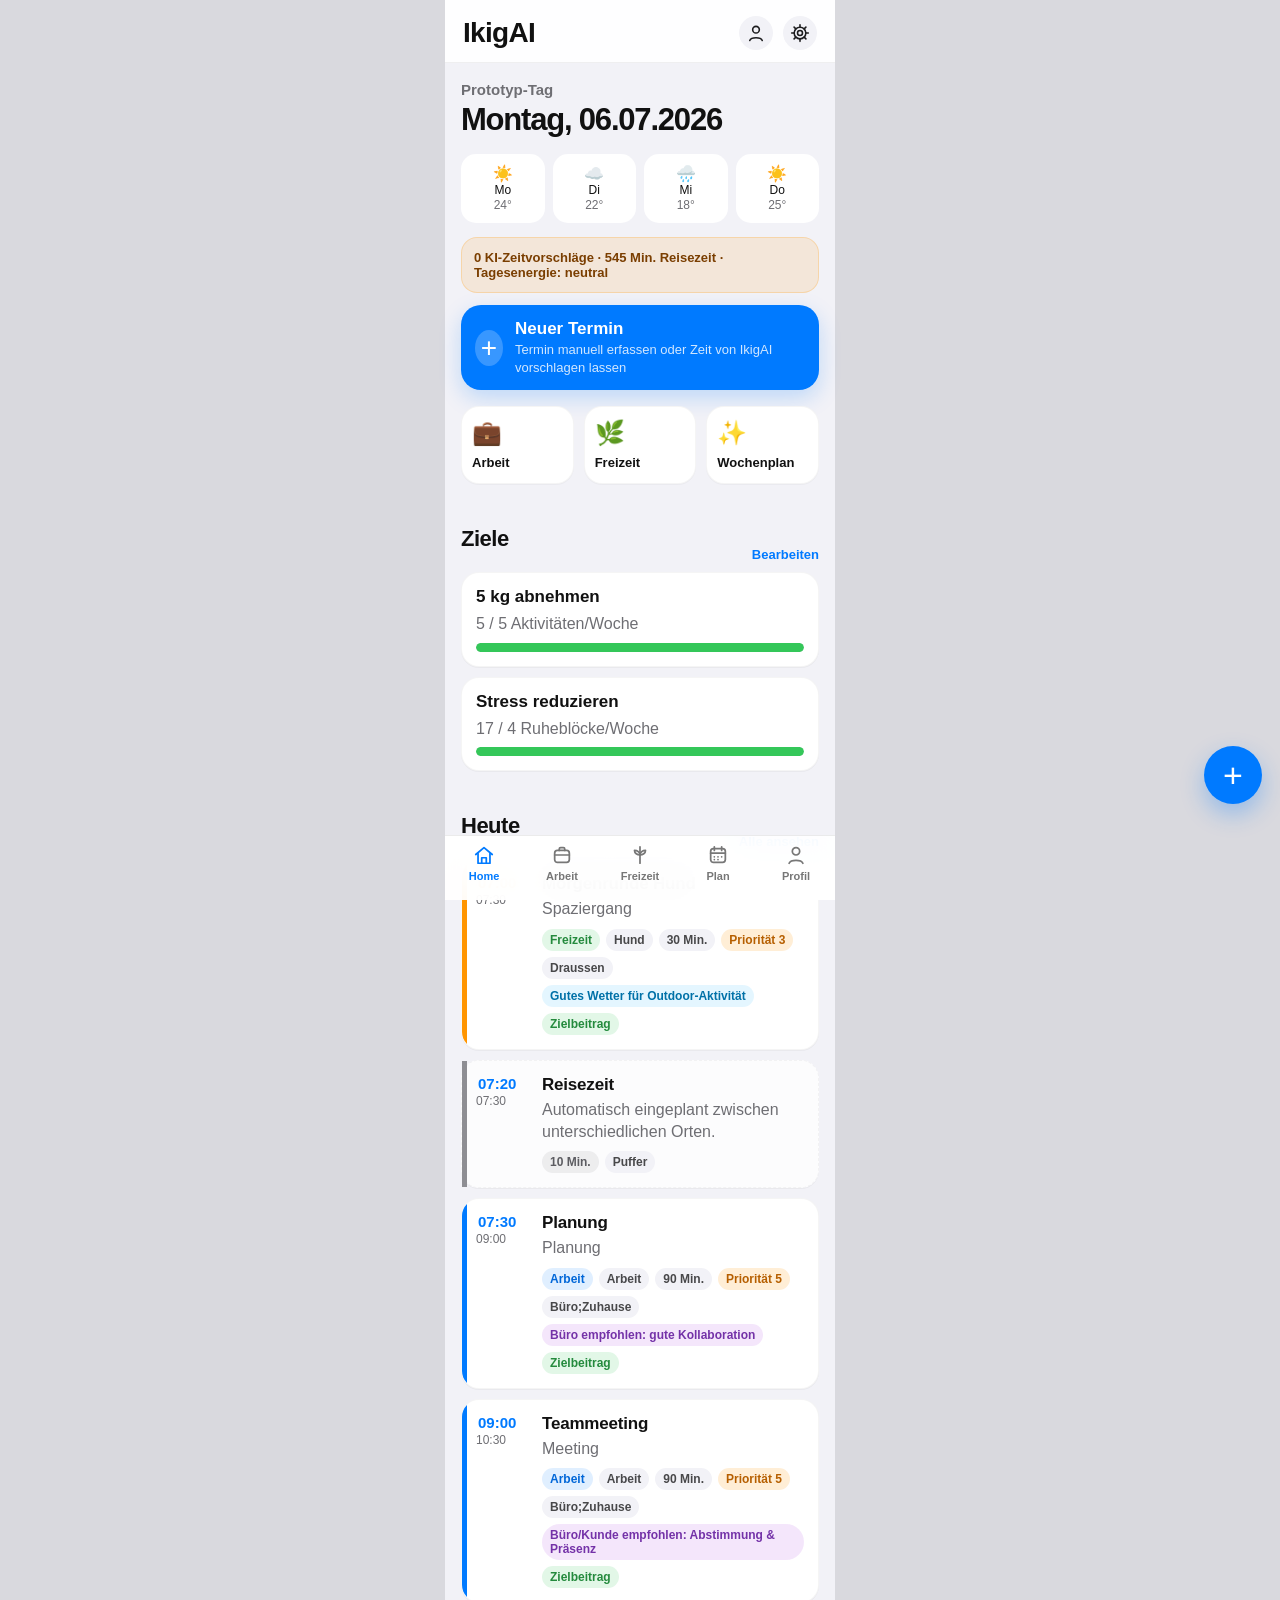
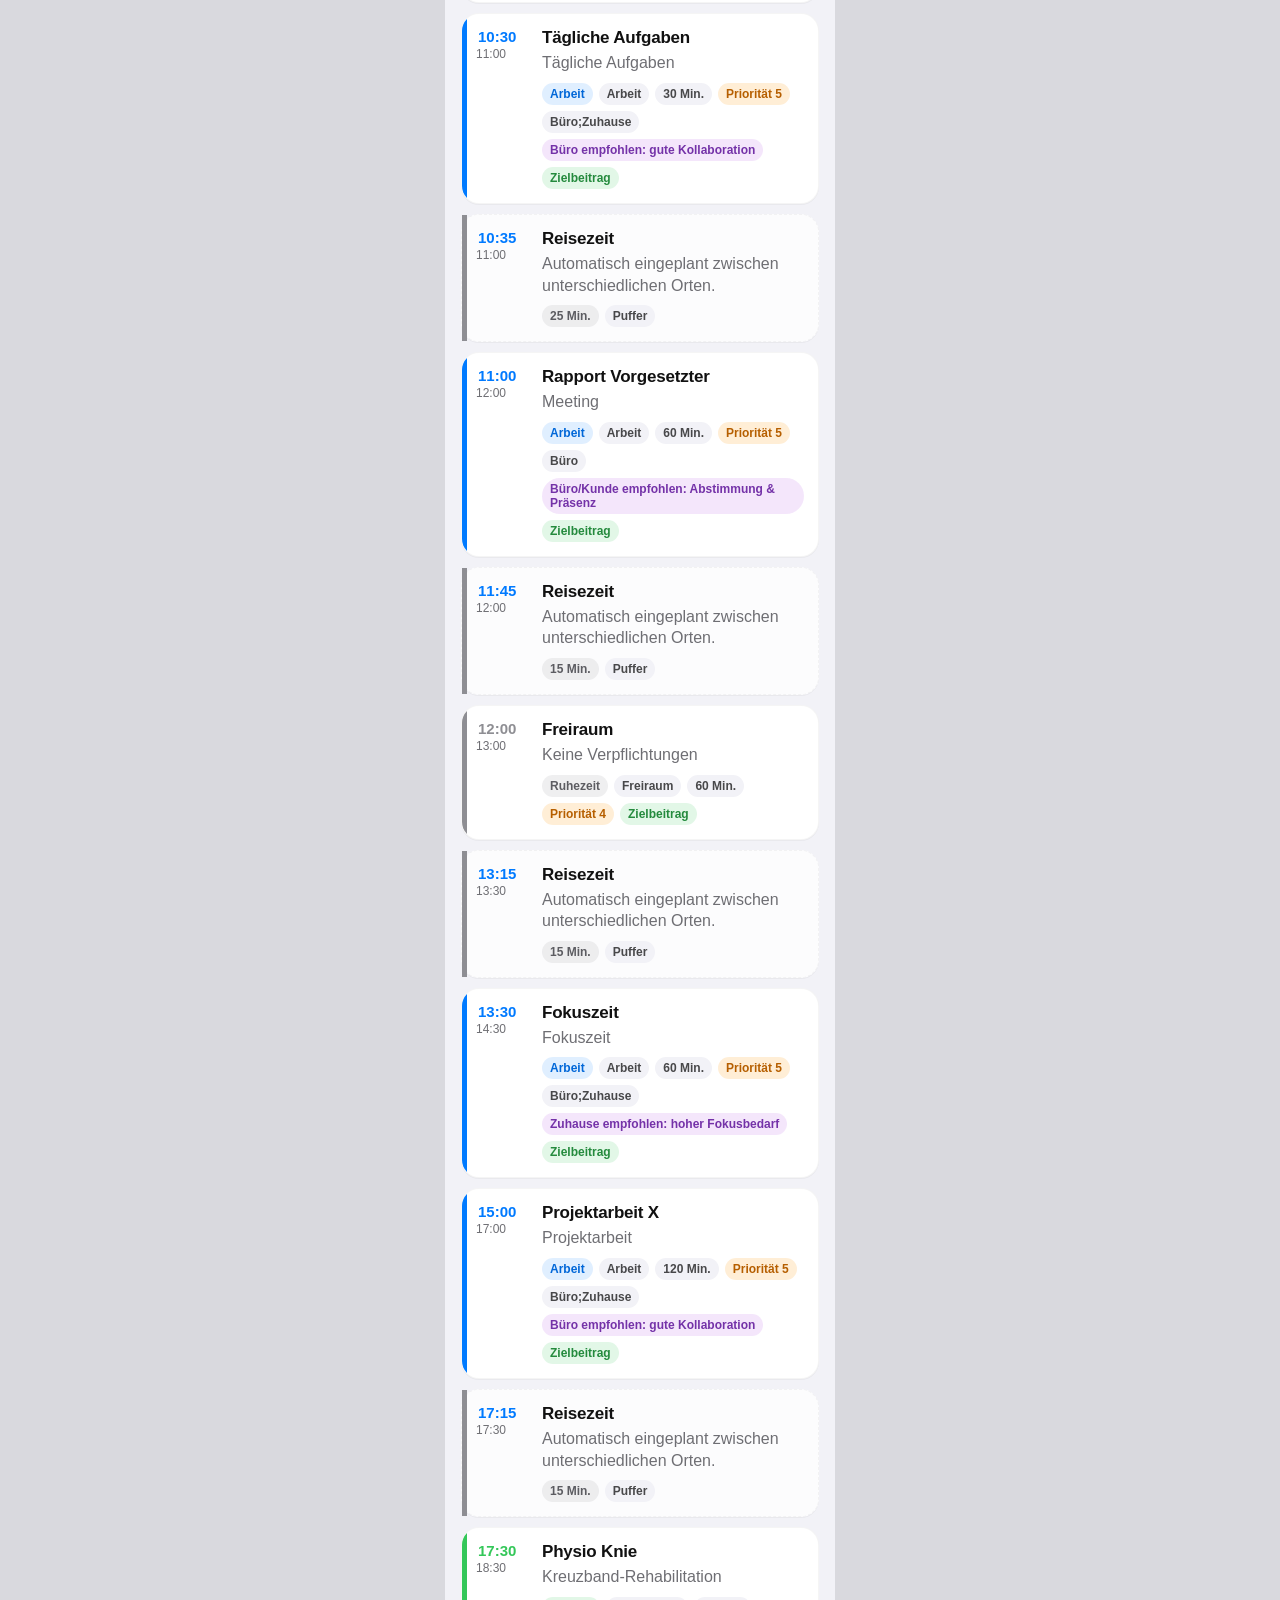
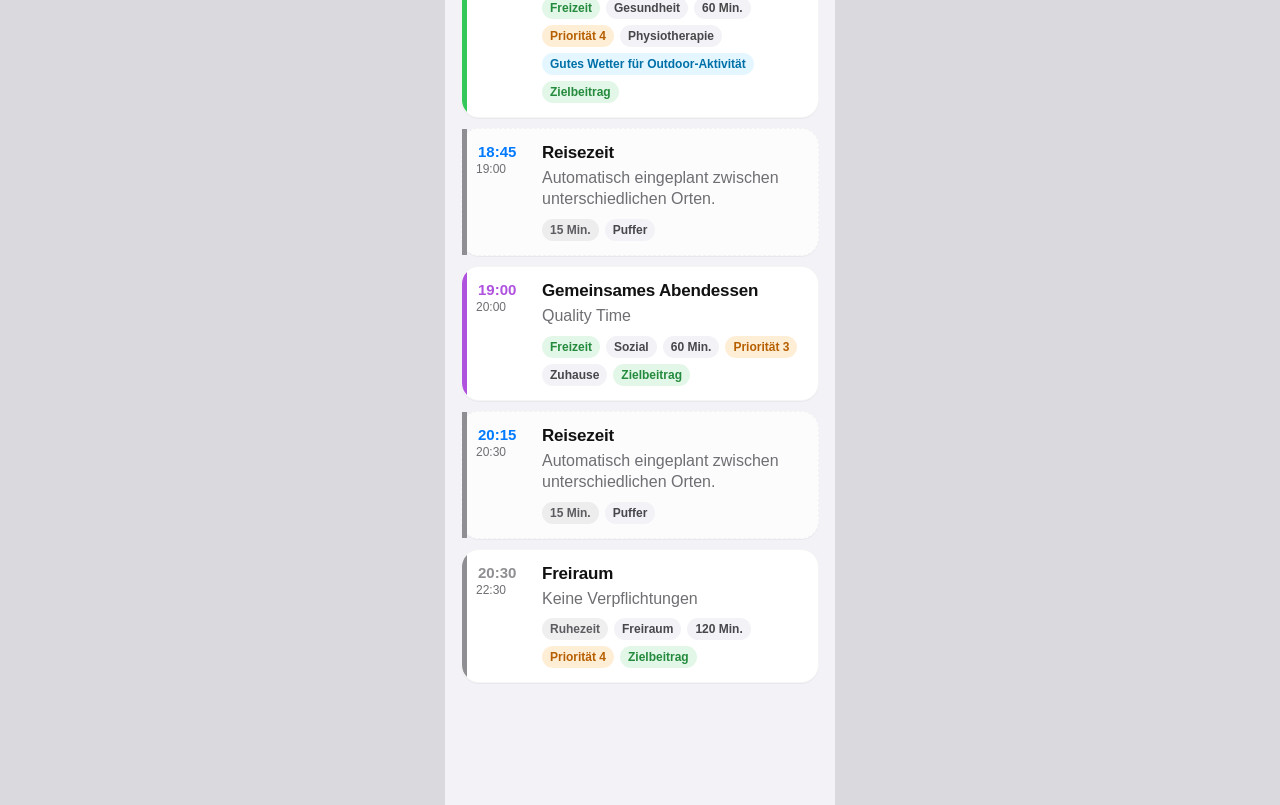
<file: index.html>
<!doctype html><html lang="de"><head><meta charset="utf-8"><meta name="viewport" content="width=device-width, initial-scale=1, viewport-fit=cover"><title>Home · IkigAI</title><link rel="stylesheet" href="css/style.css"></head><body><main class="app" id="app"><section class="page" id="content"></section></main><script src="js/app.js"></script><script>renderHome();</script></body></html>
</file>
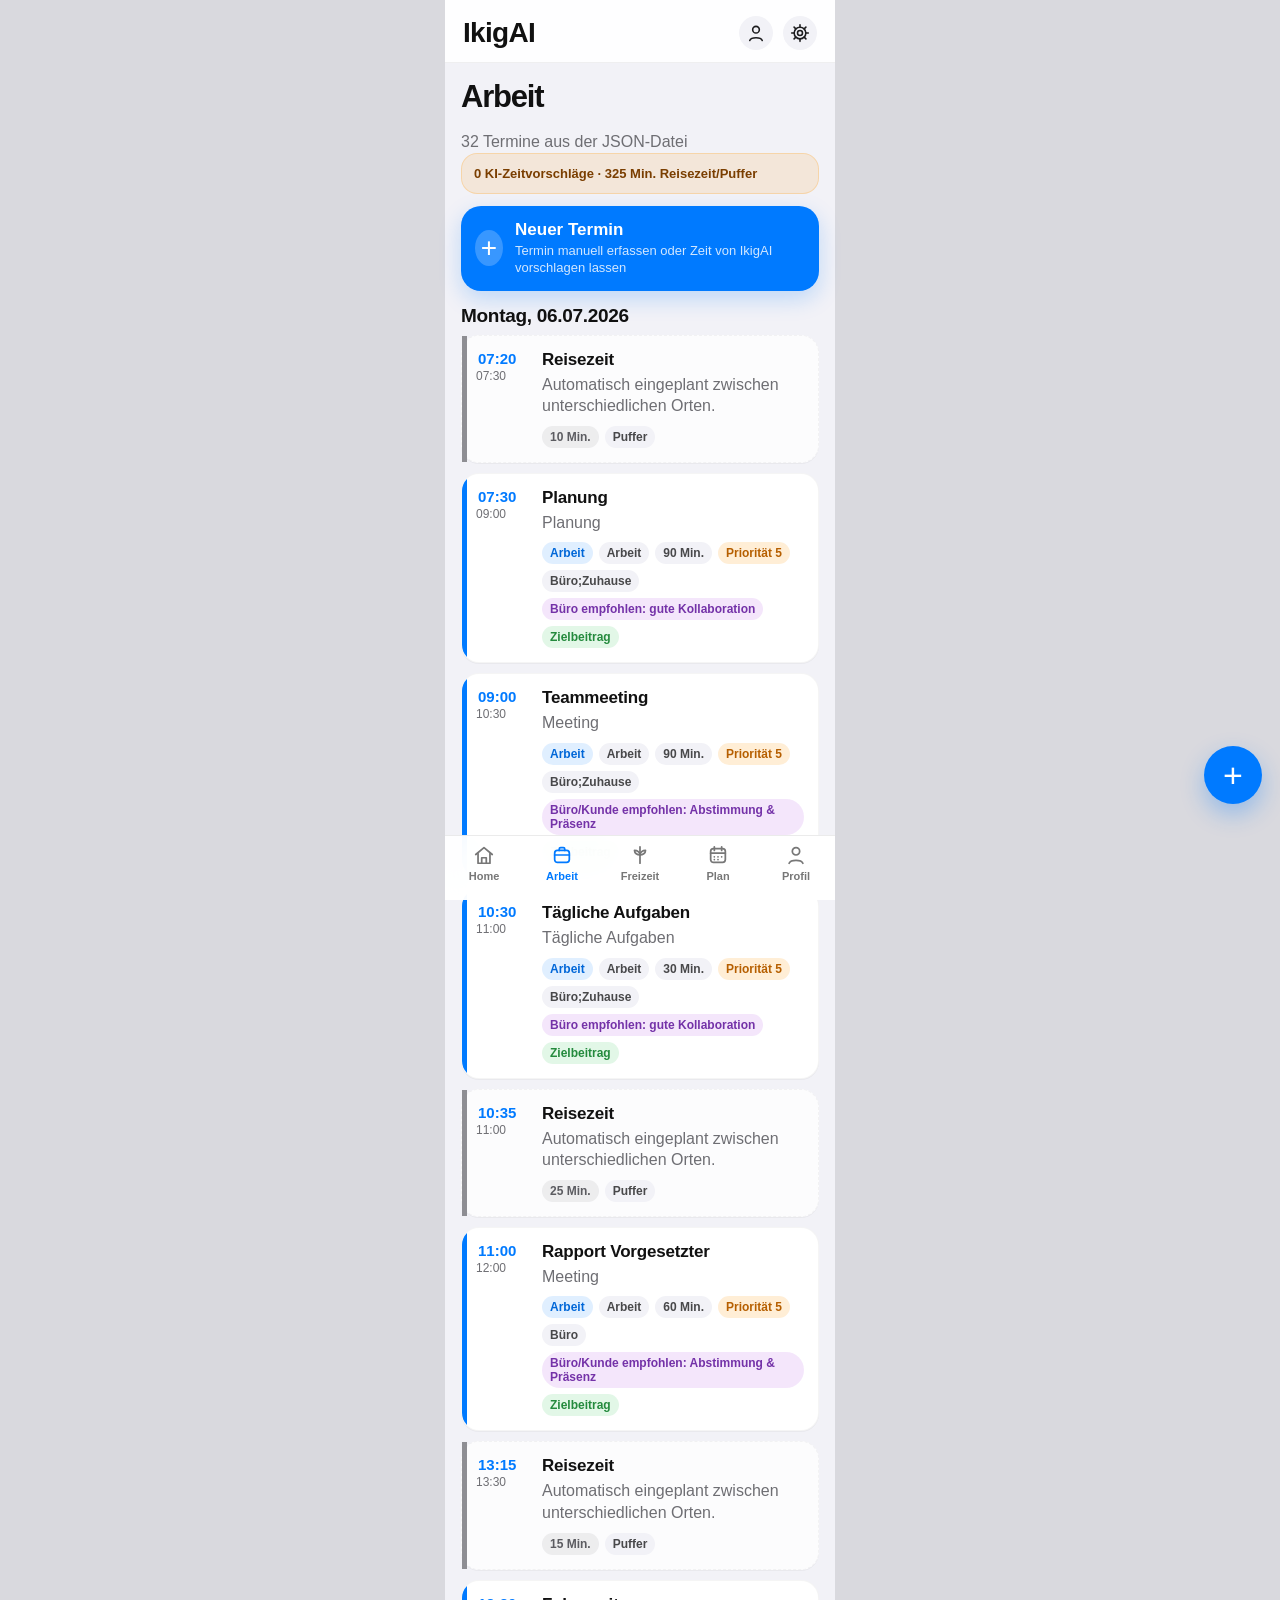
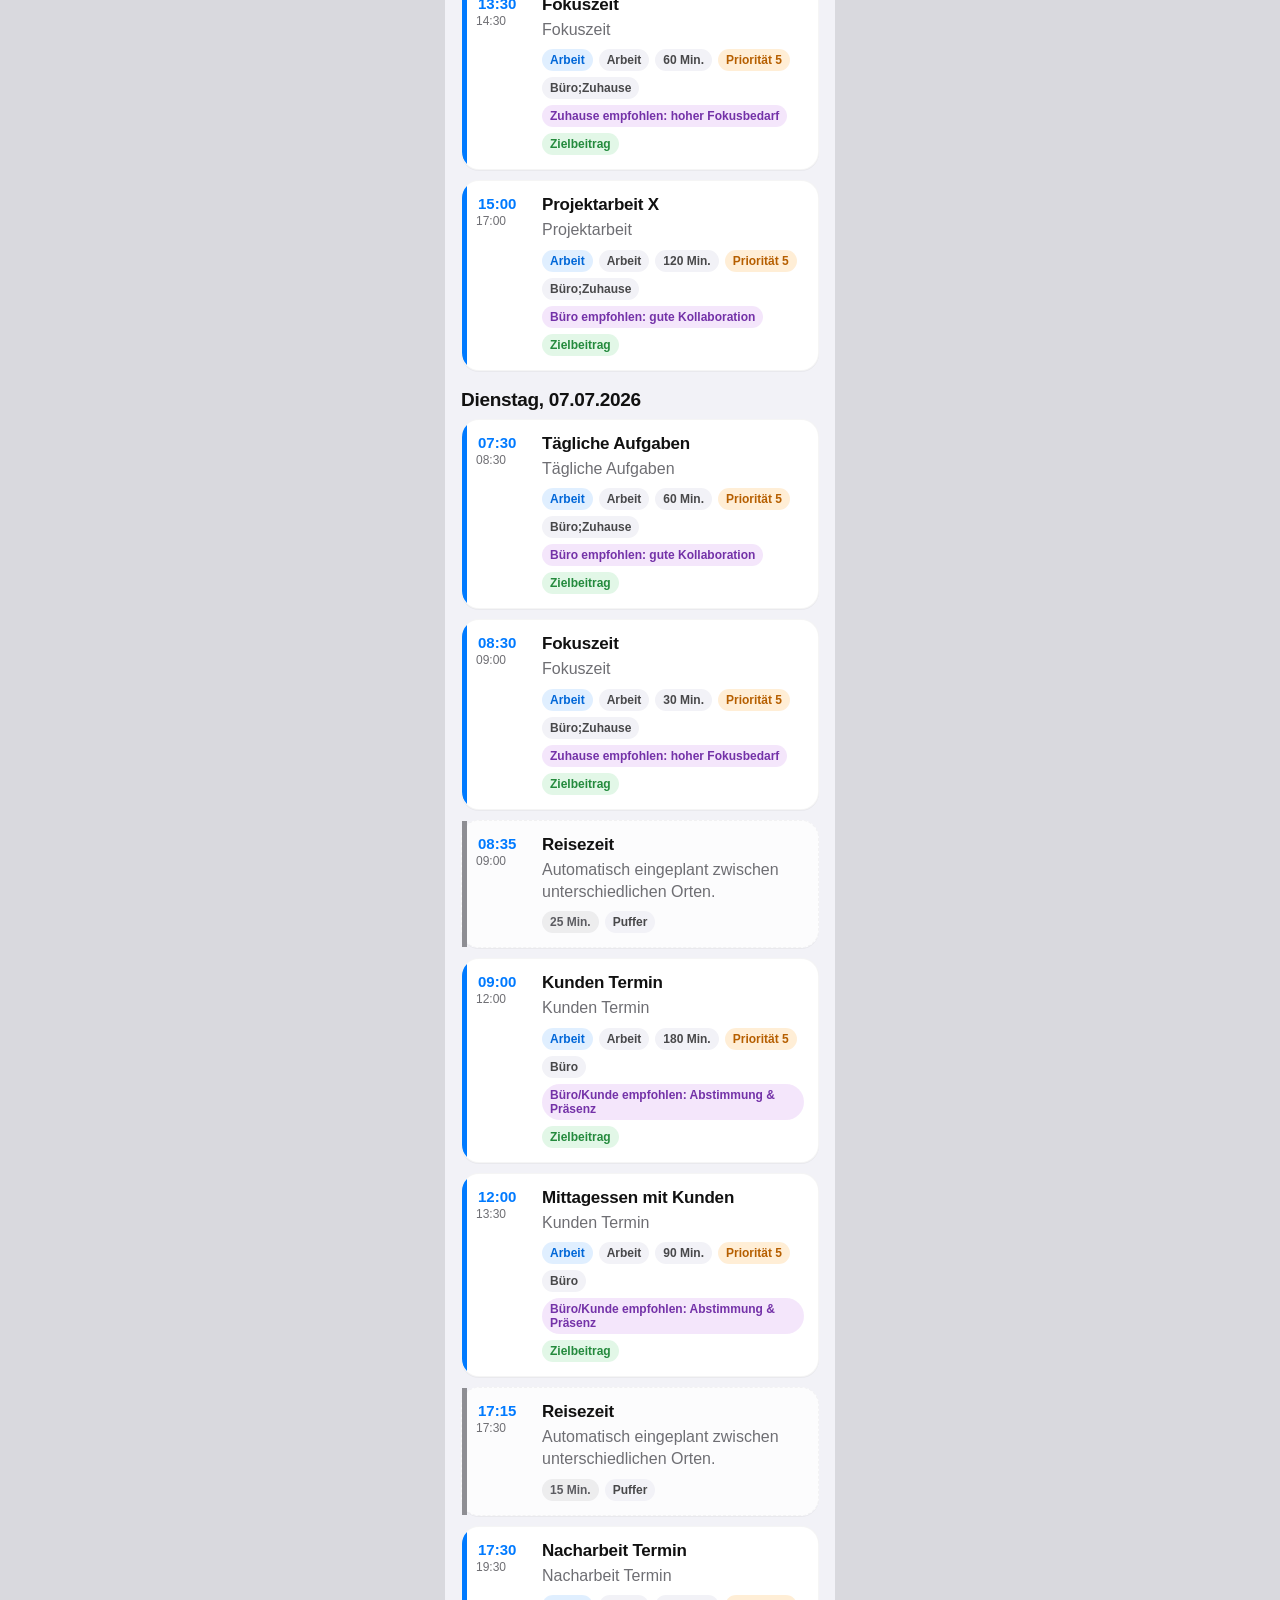
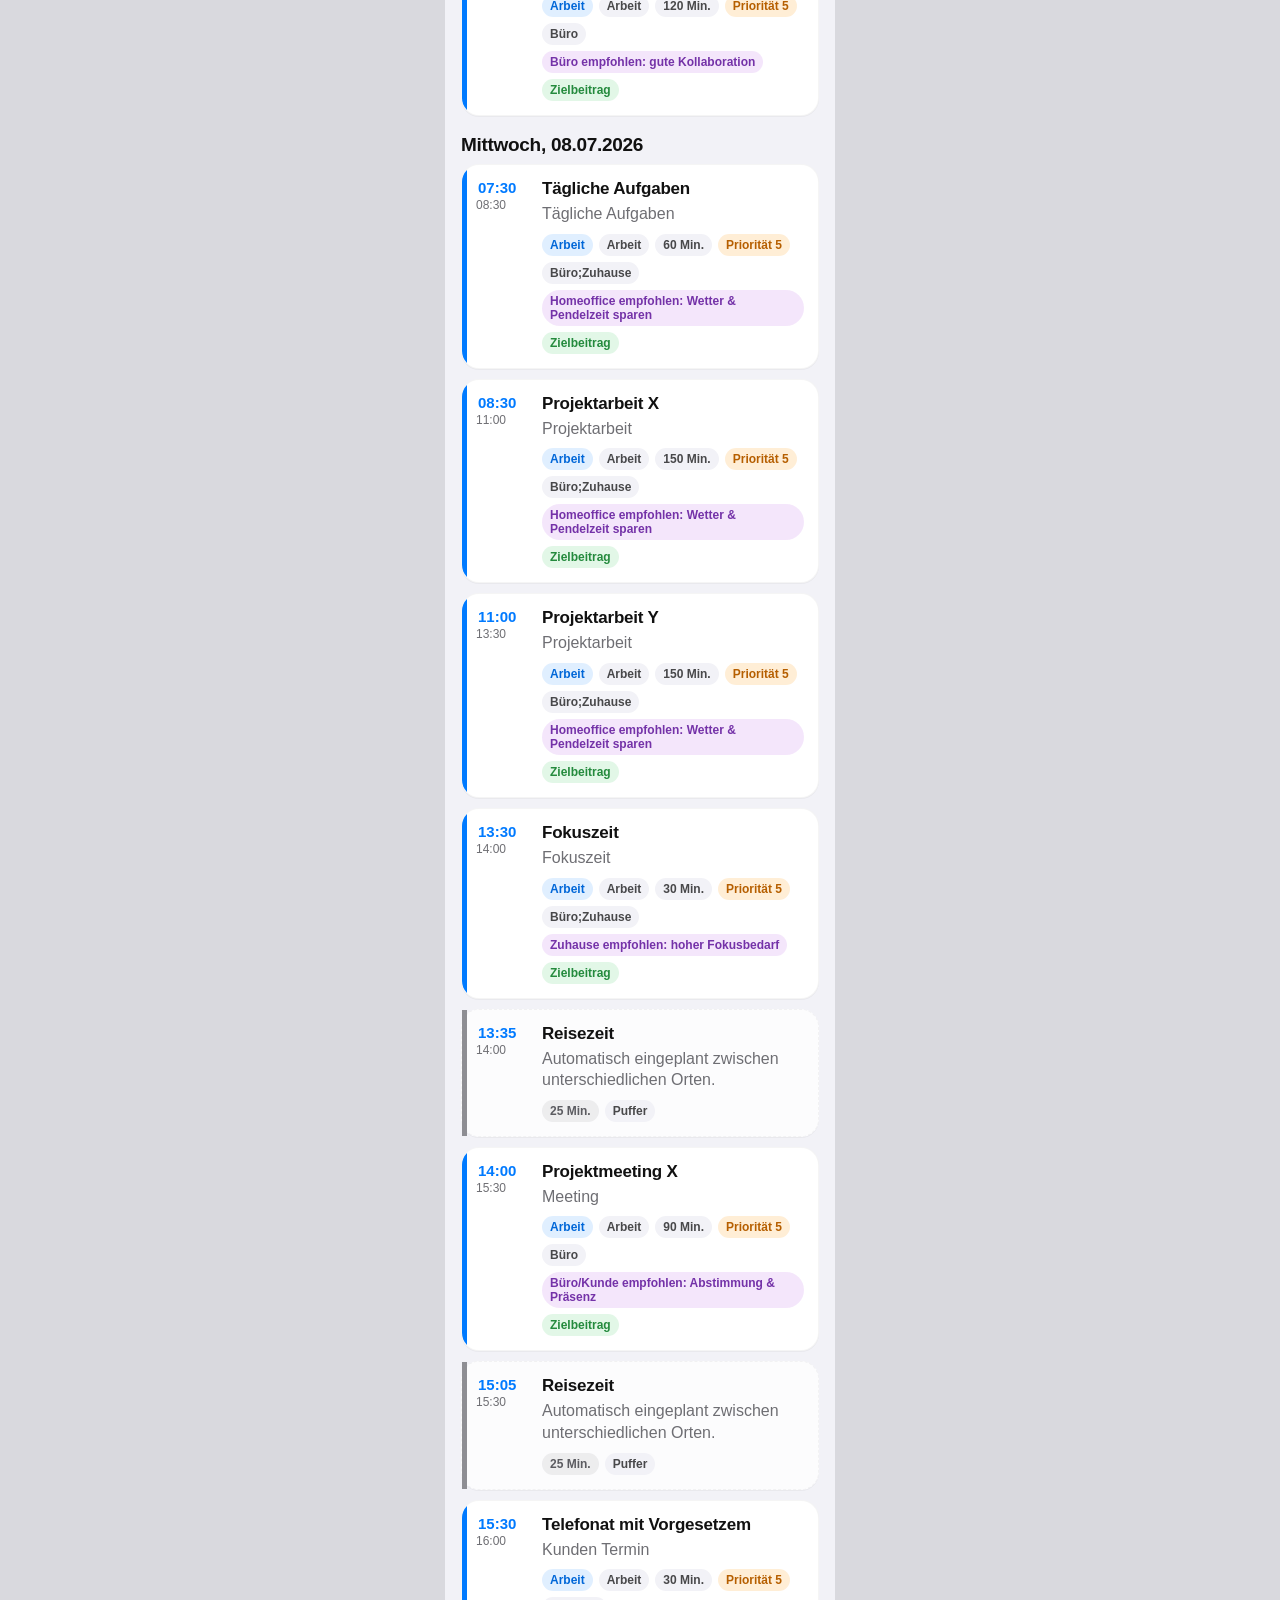
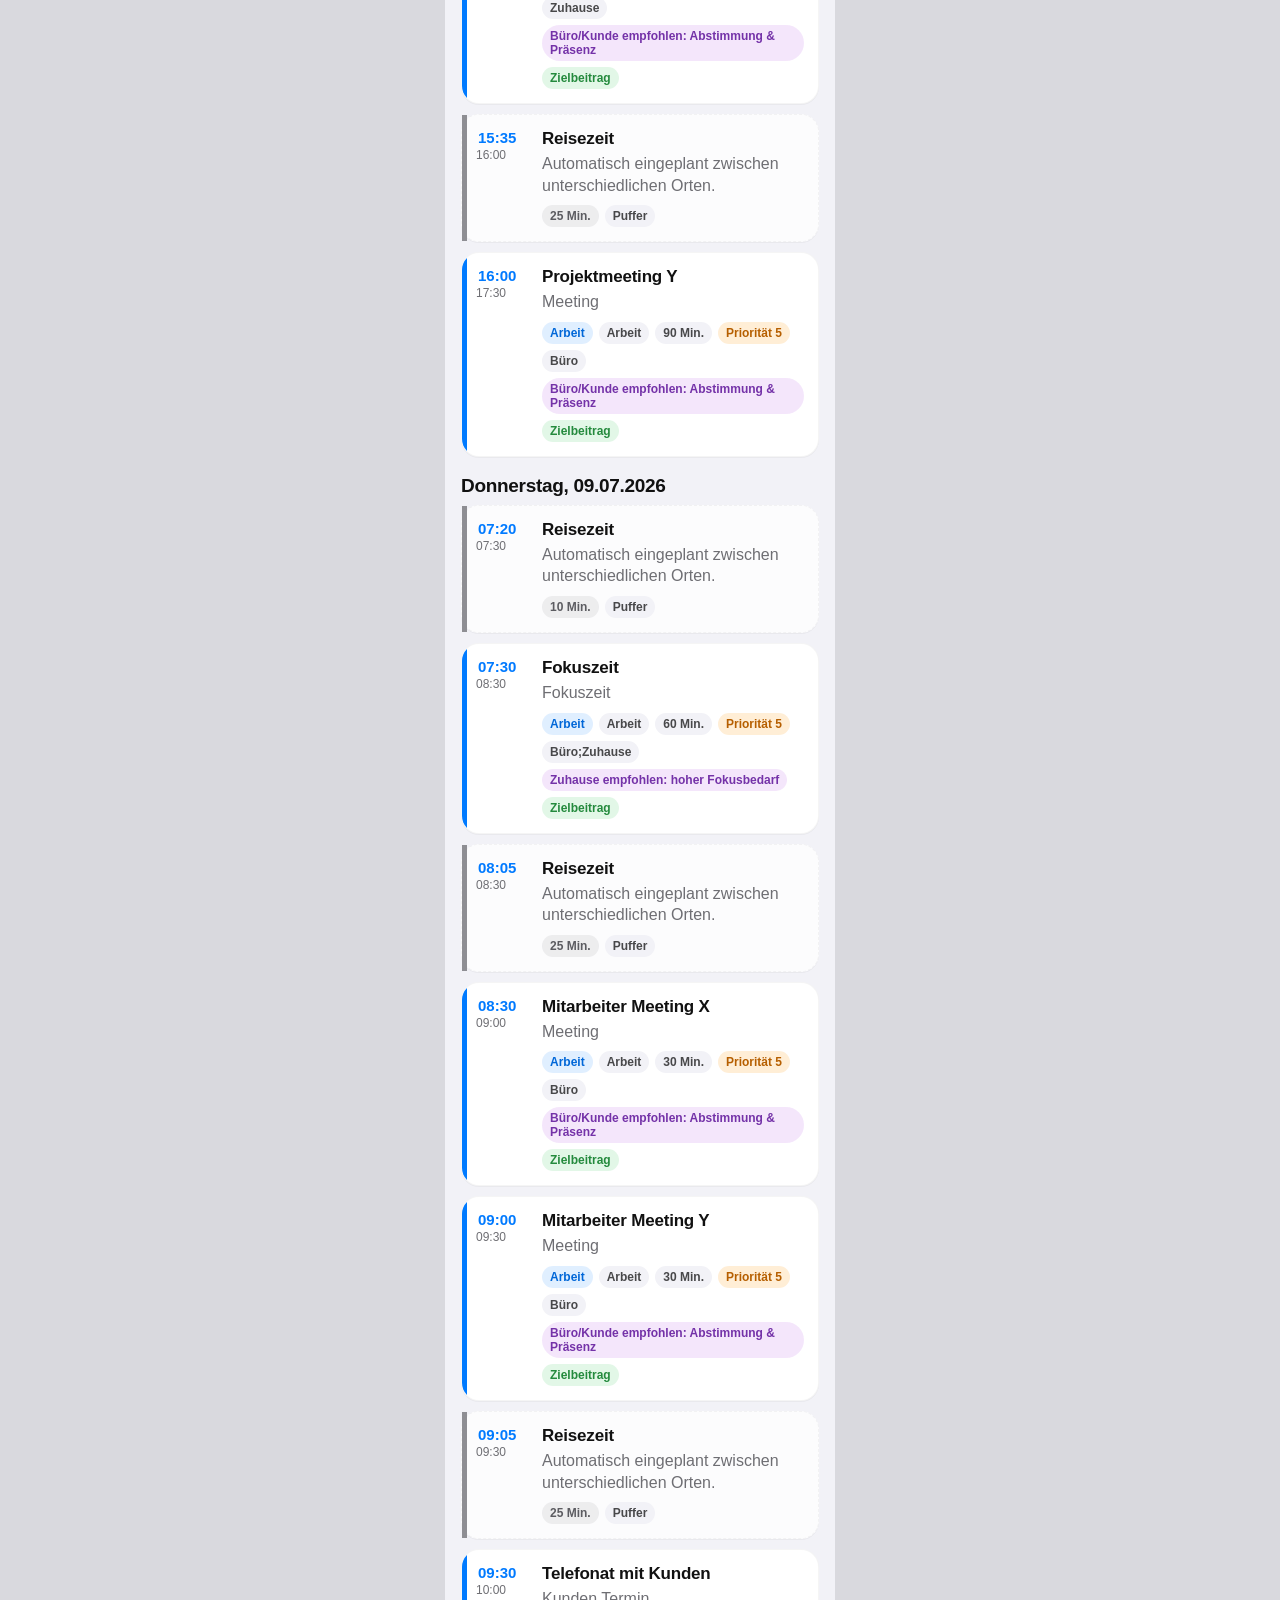
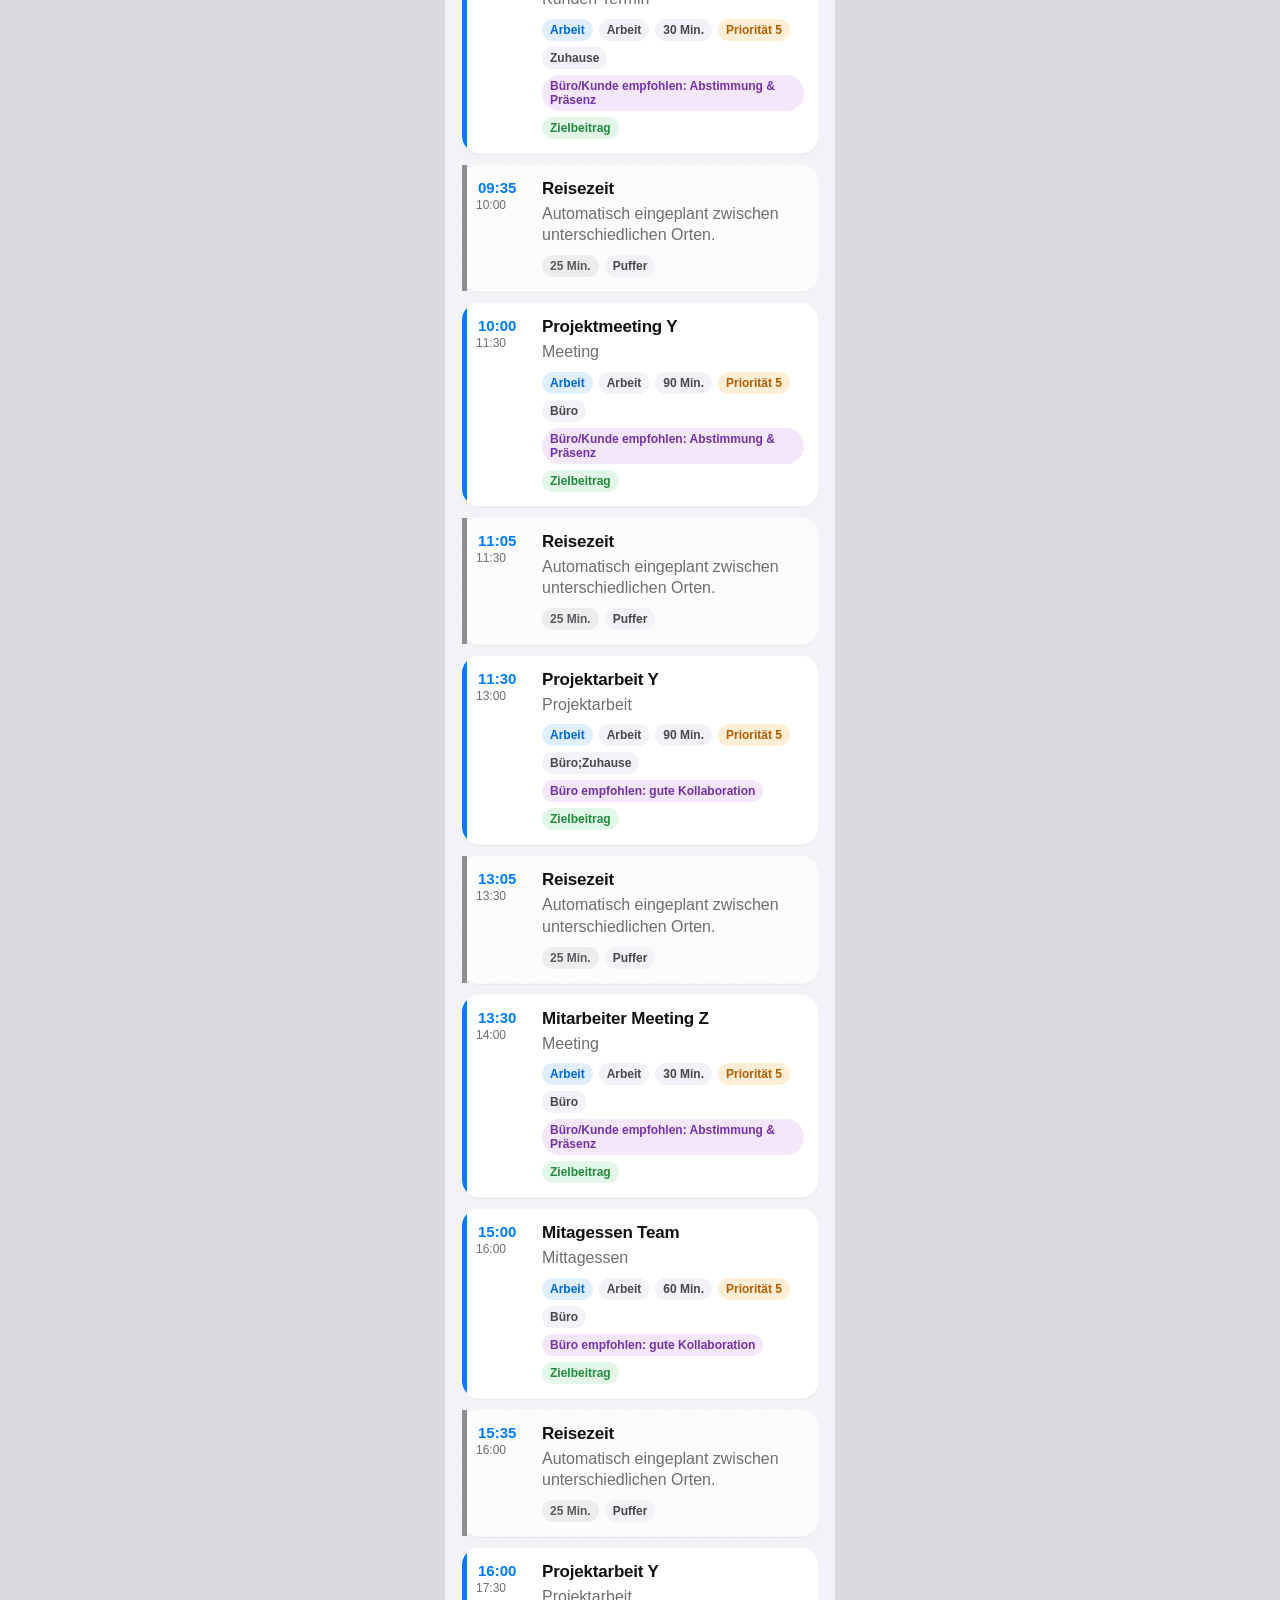
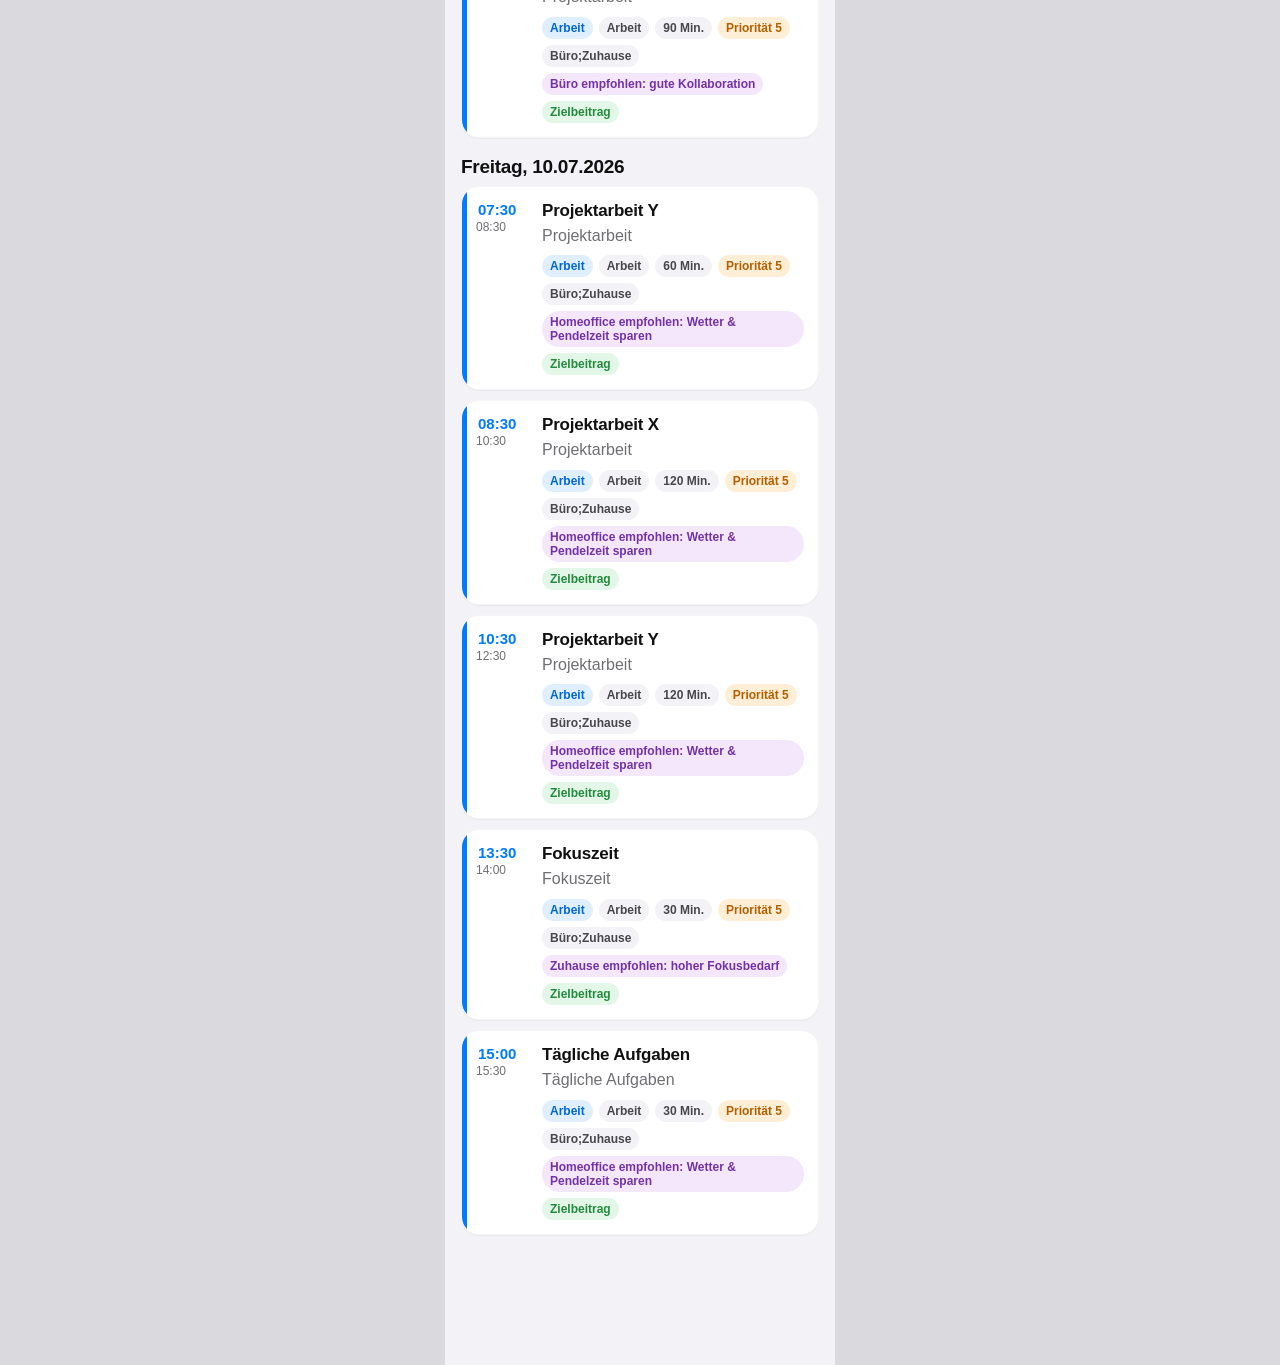
<file: arbeit.html>
<!doctype html><html lang="de"><head><meta charset="utf-8"><meta name="viewport" content="width=device-width, initial-scale=1, viewport-fit=cover"><title>Arbeit · IkigAI</title><link rel="stylesheet" href="css/style.css"></head><body><main class="app" id="app"><section class="page" id="content"></section></main><script src="js/app.js"></script><script>renderList('Arbeit');</script></body></html>
</file>
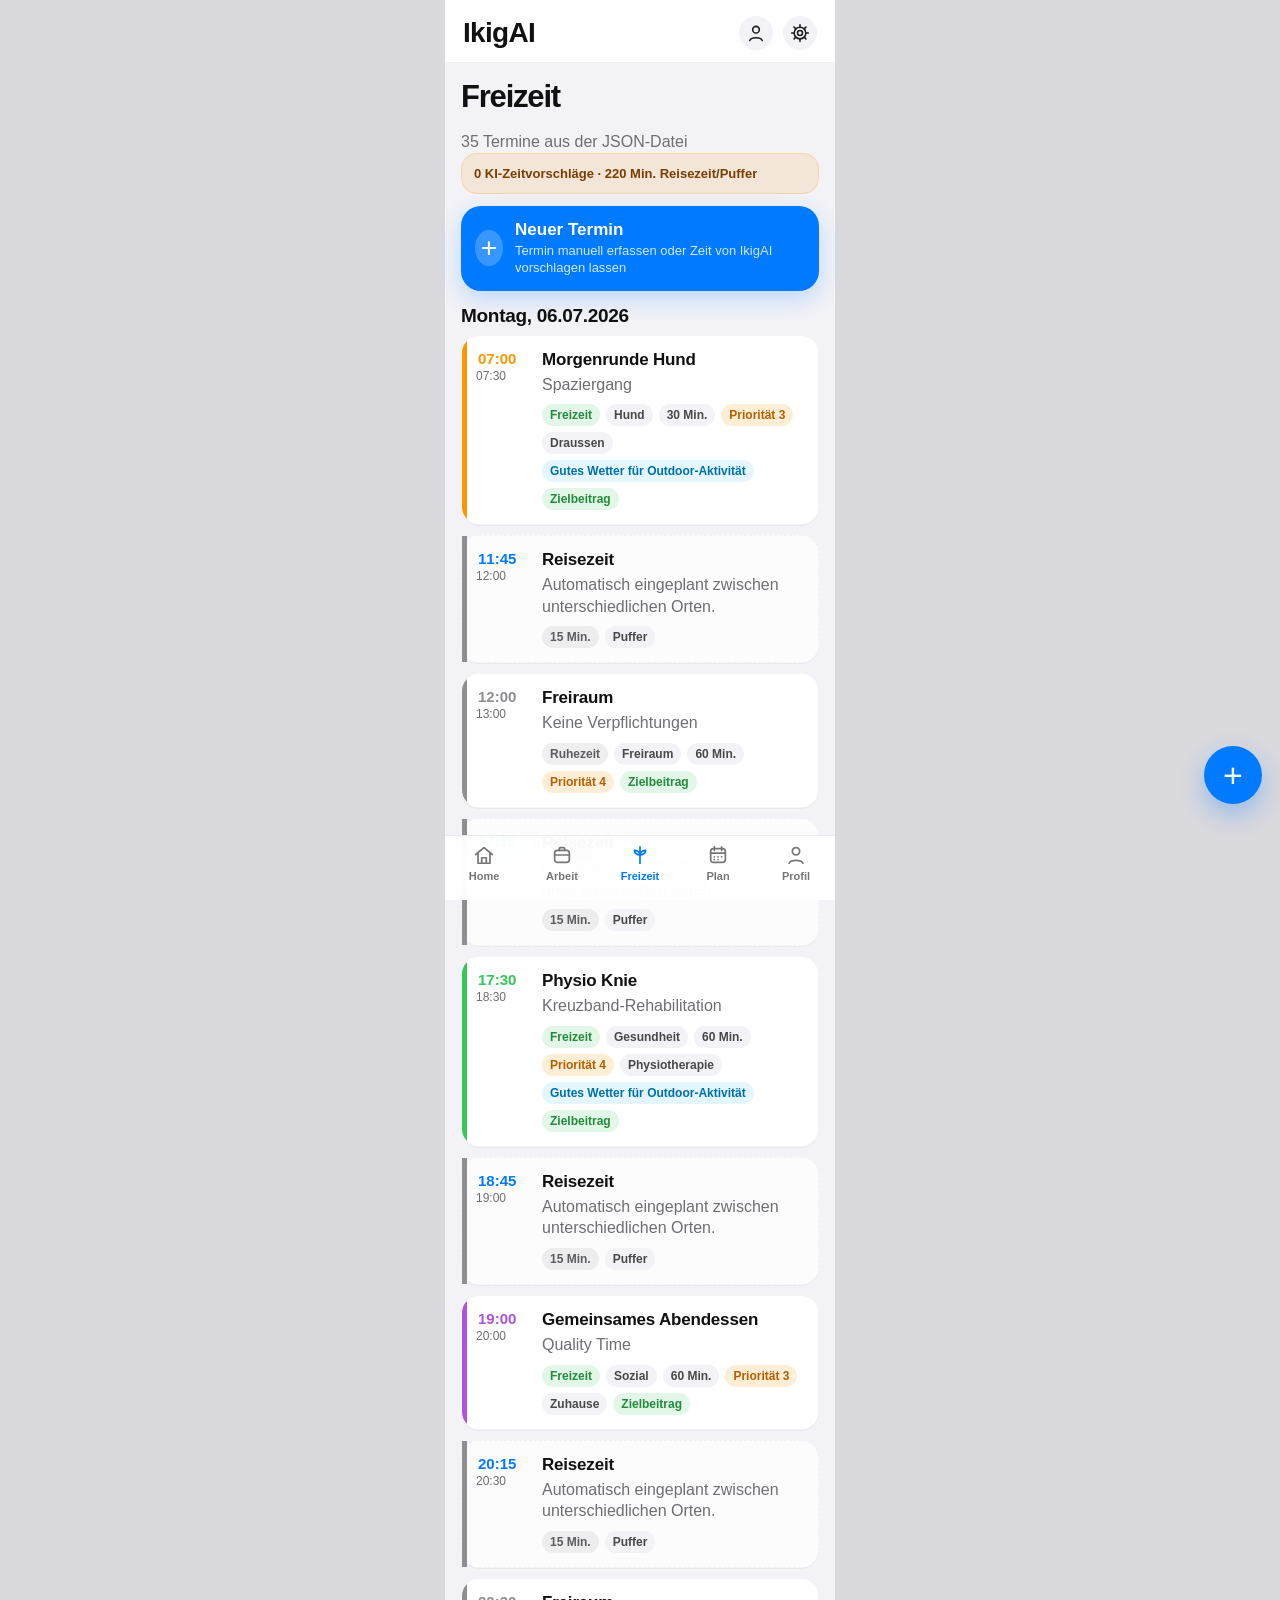
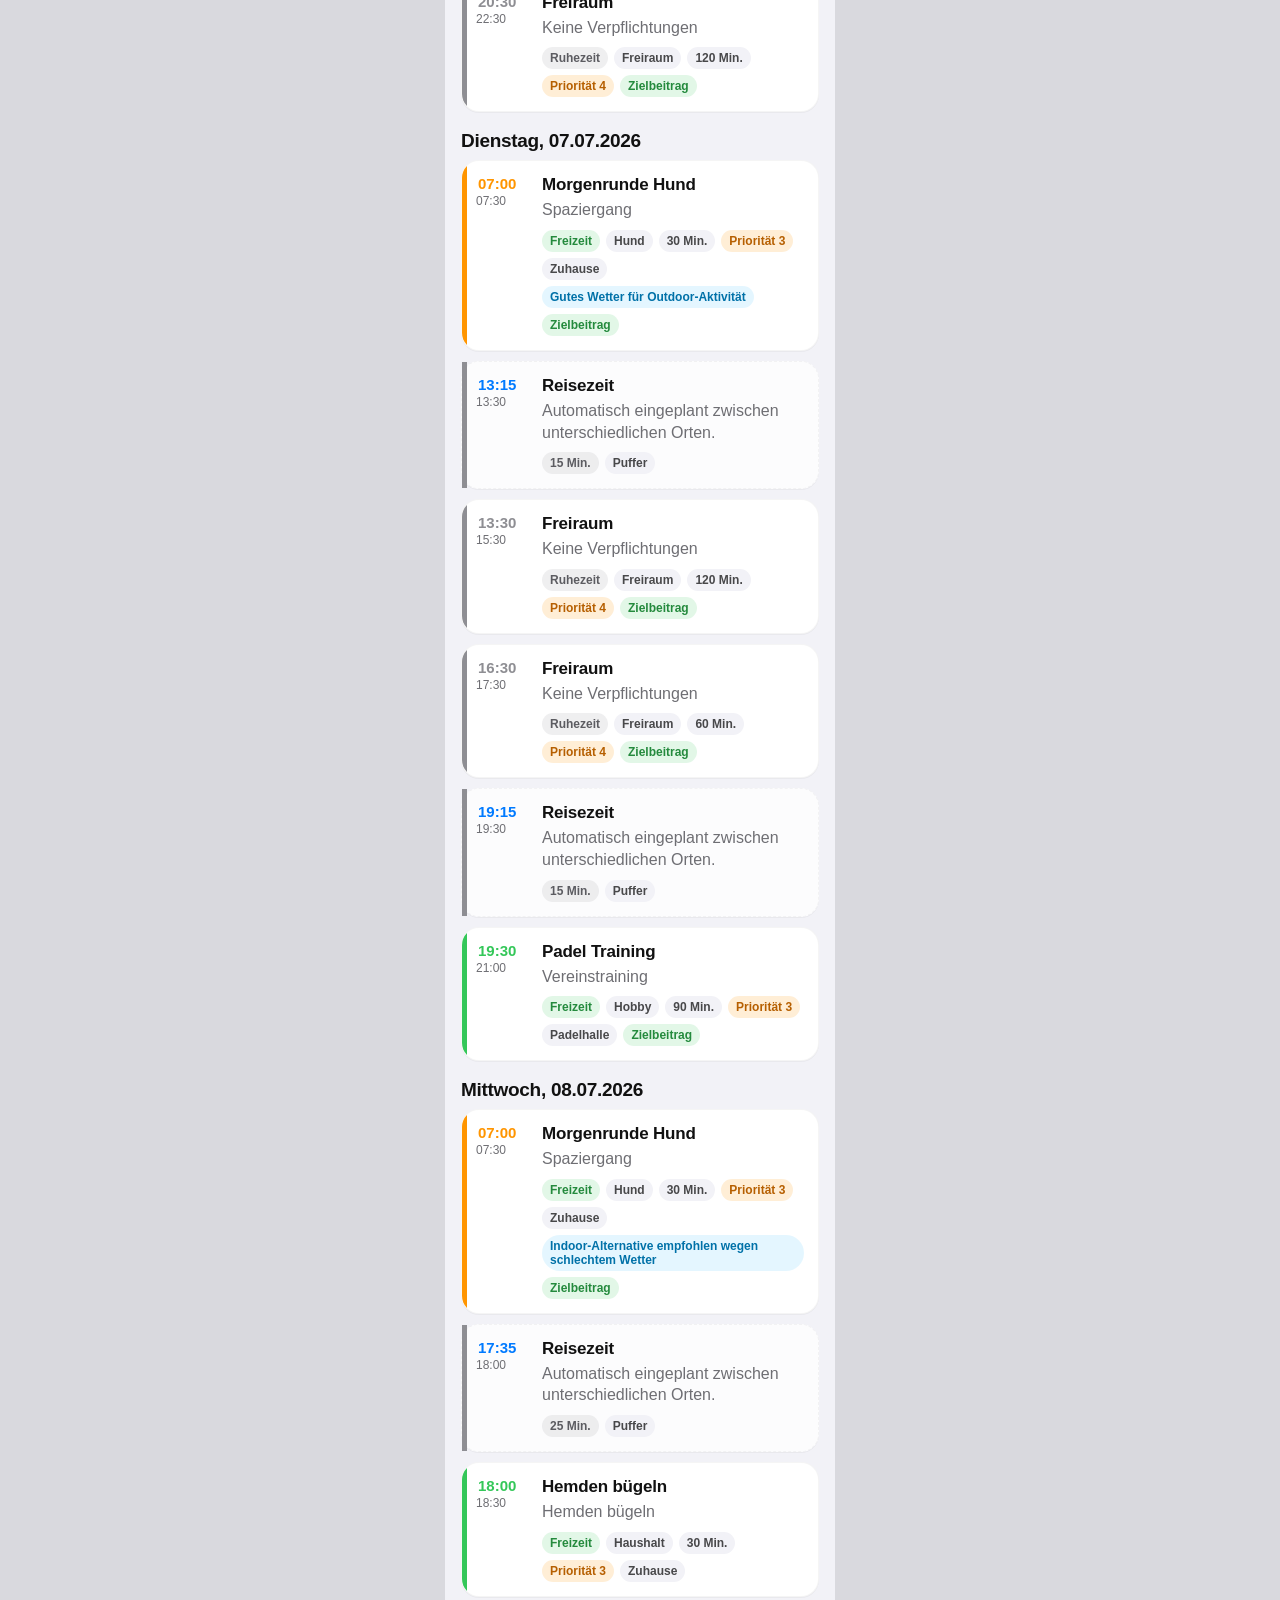
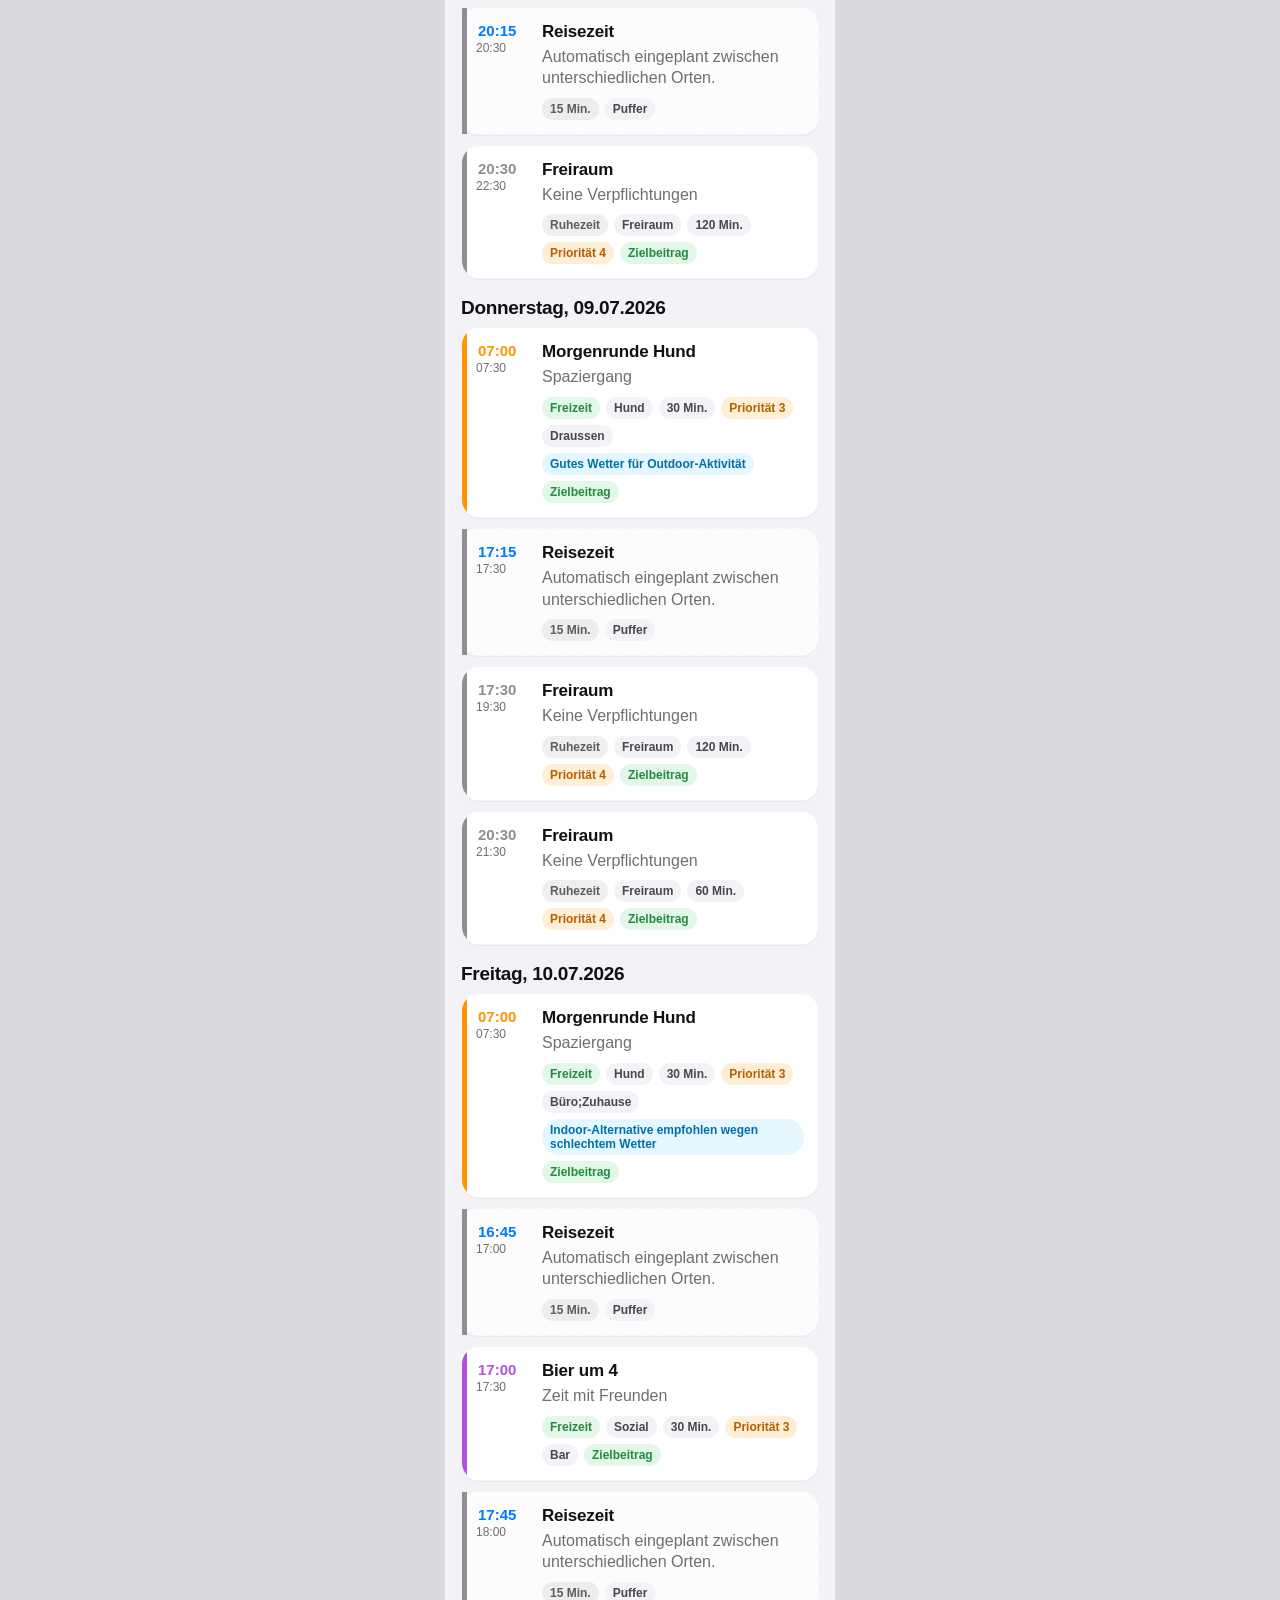
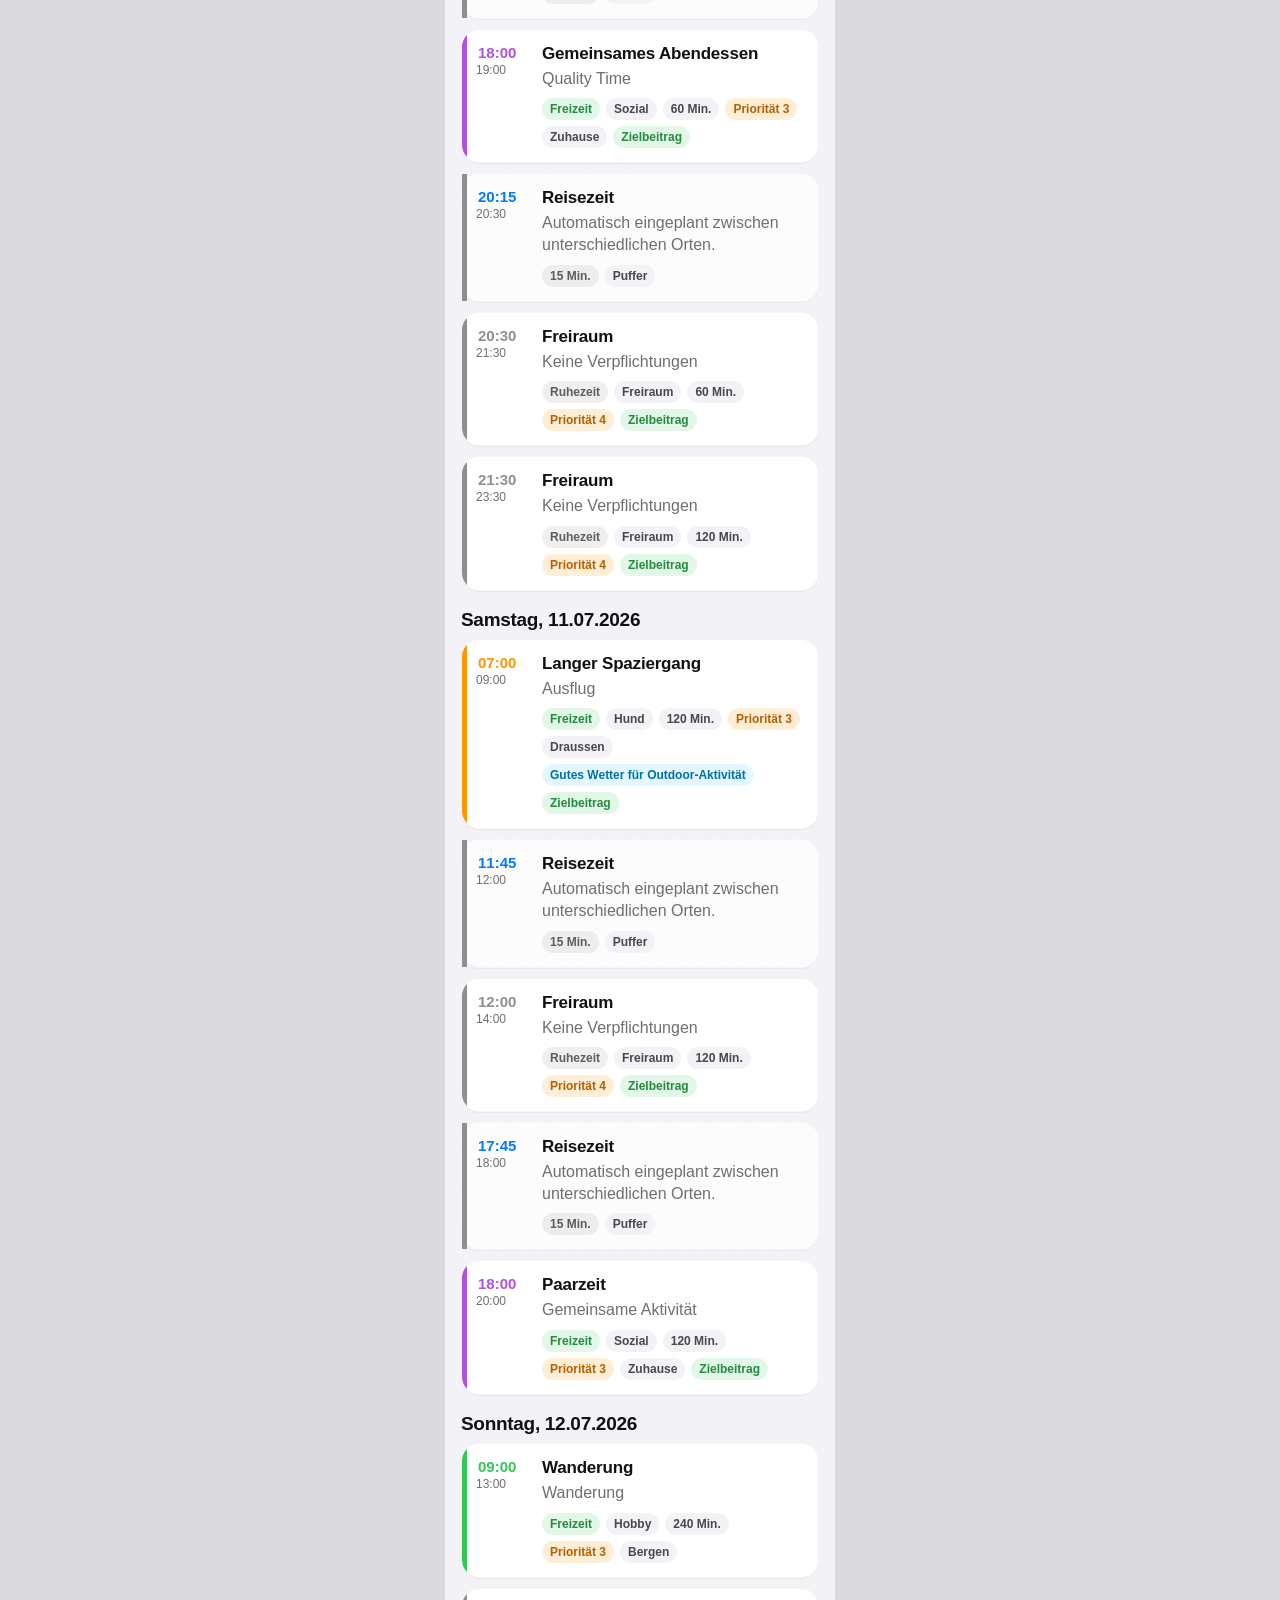
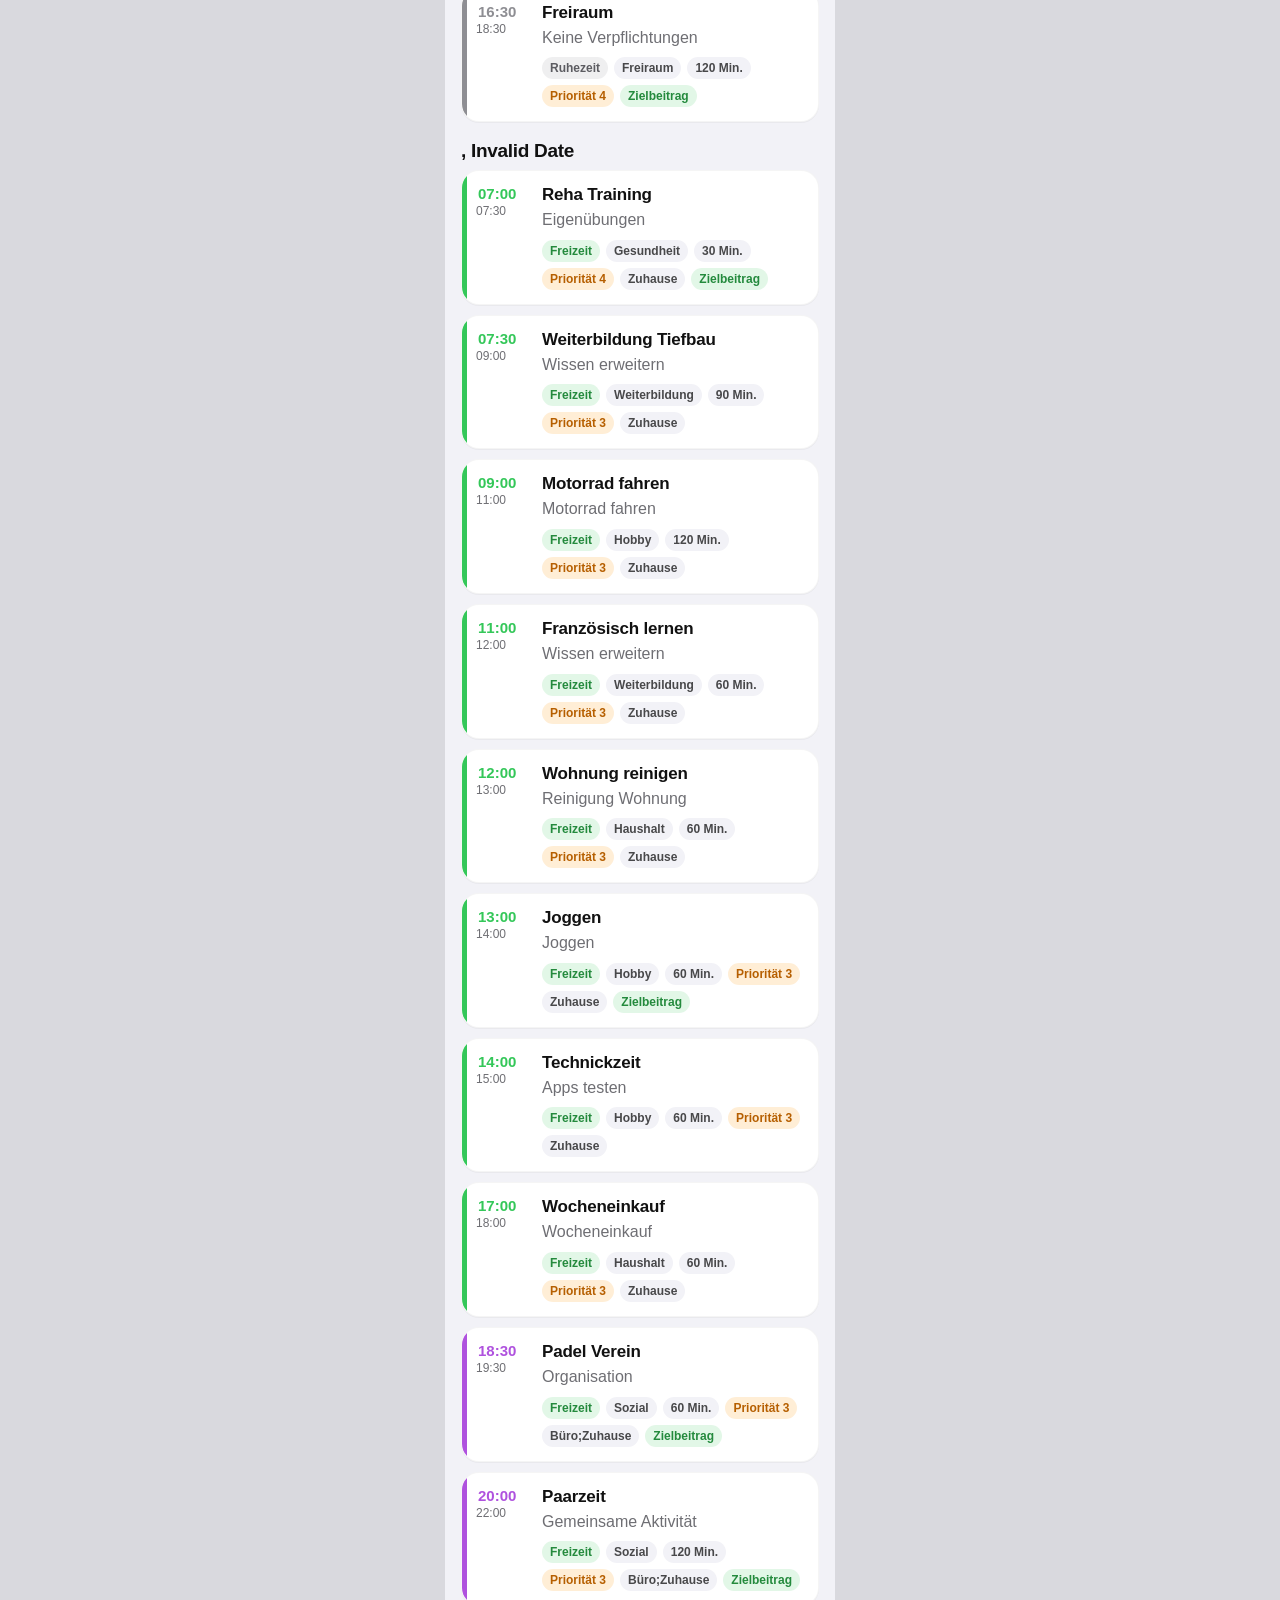
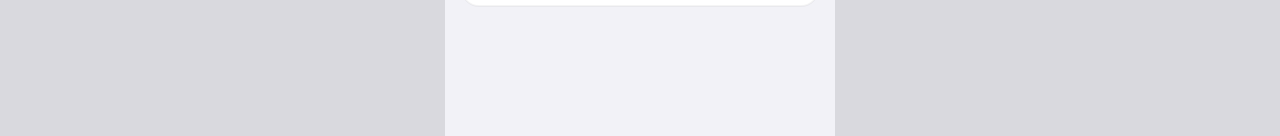
<file: freizeit.html>
<!doctype html><html lang="de"><head><meta charset="utf-8"><meta name="viewport" content="width=device-width, initial-scale=1, viewport-fit=cover"><title>Freizeit · IkigAI</title><link rel="stylesheet" href="css/style.css"></head><body><main class="app" id="app"><section class="page" id="content"></section></main><script src="js/app.js"></script><script>renderList('Freizeit');</script></body></html>
</file>
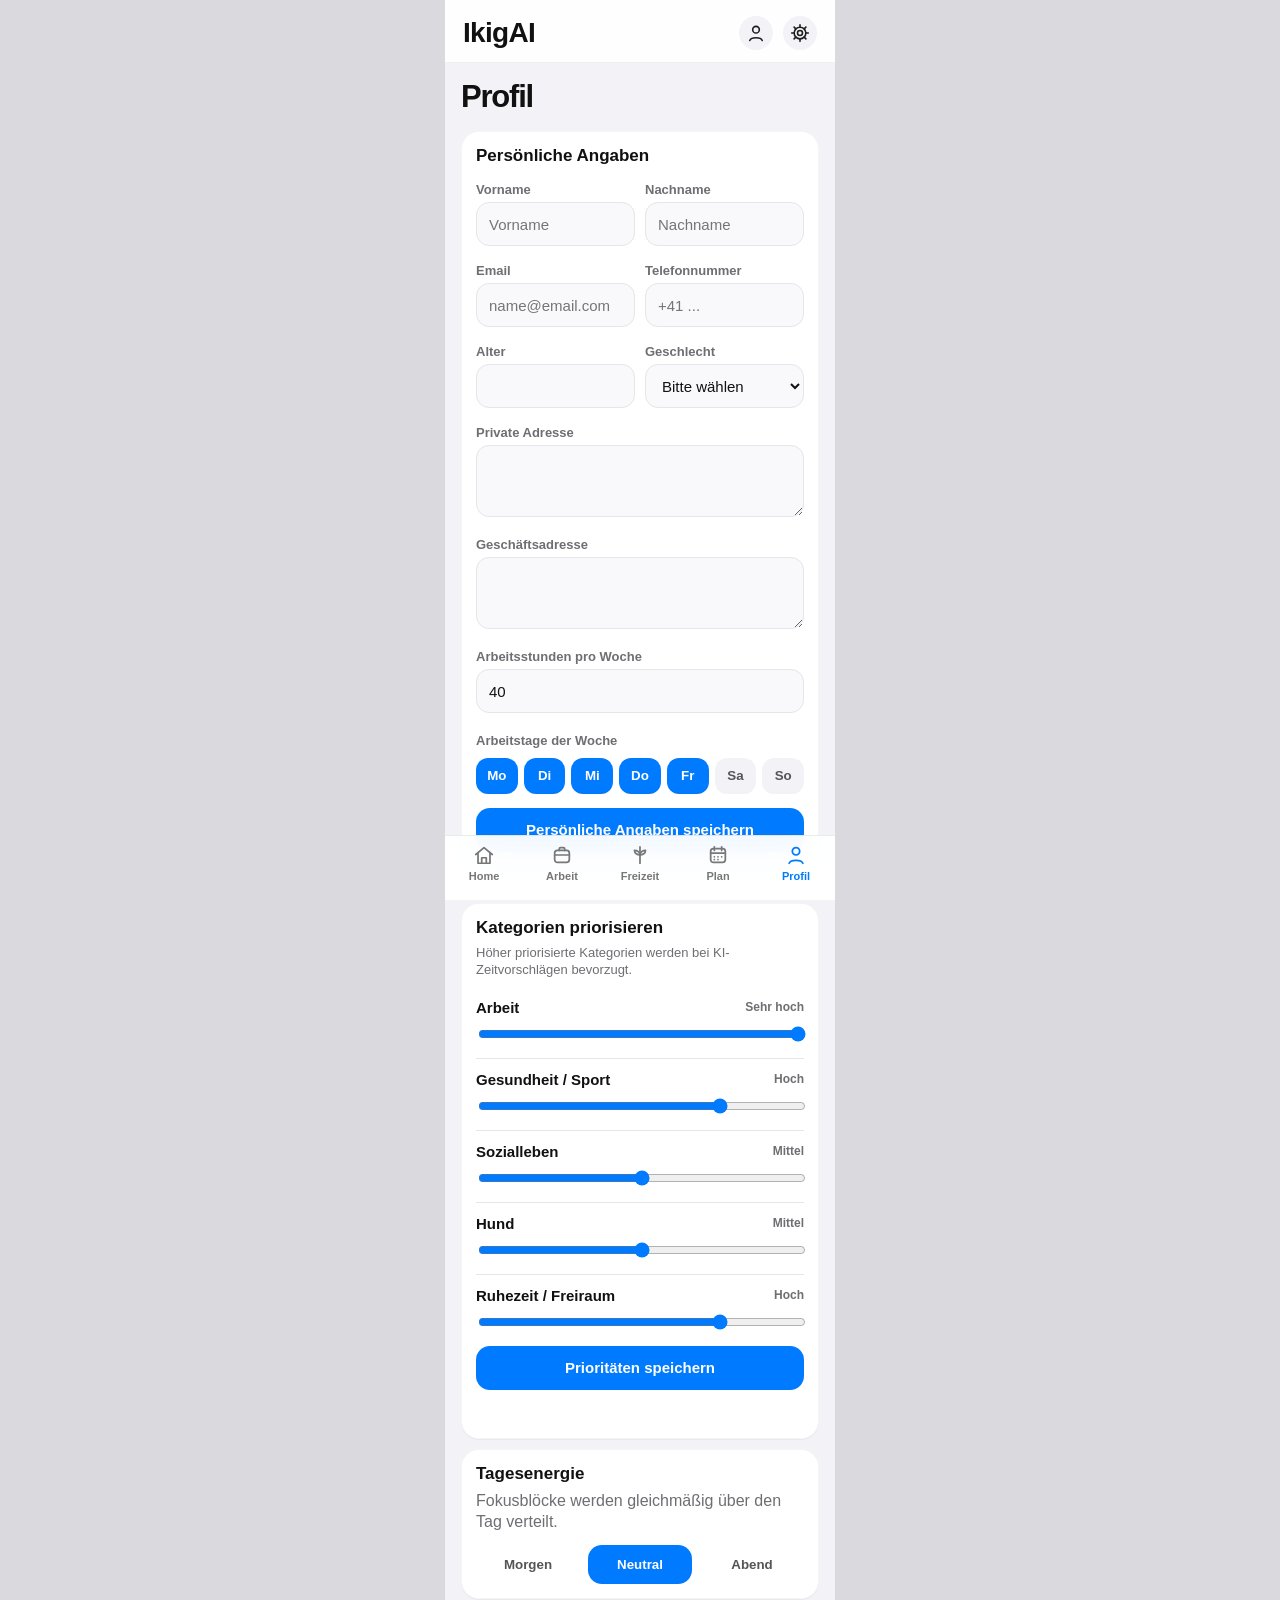
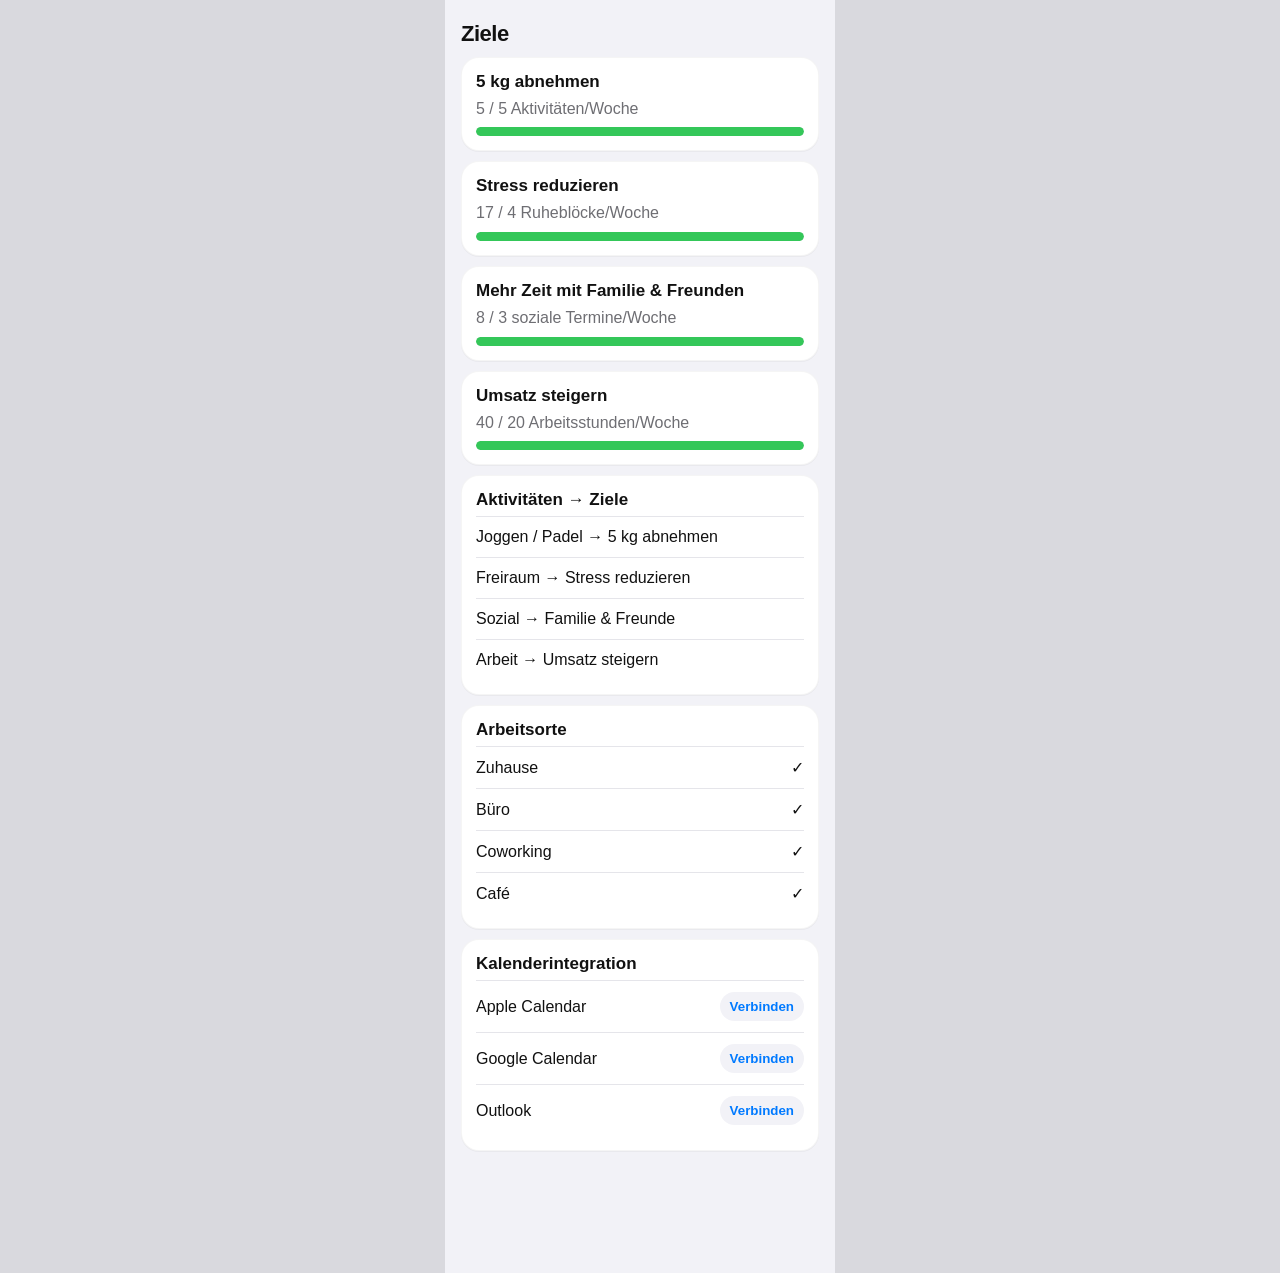
<file: profil.html>
<!doctype html><html lang="de"><head><meta charset="utf-8"><meta name="viewport" content="width=device-width, initial-scale=1, viewport-fit=cover"><title>Profil · IkigAI</title><link rel="stylesheet" href="css/style.css"></head><body><main class="app" id="app"><section class="page" id="content"></section></main><script src="js/app.js"></script><script>renderProfile();</script></body></html>
</file>
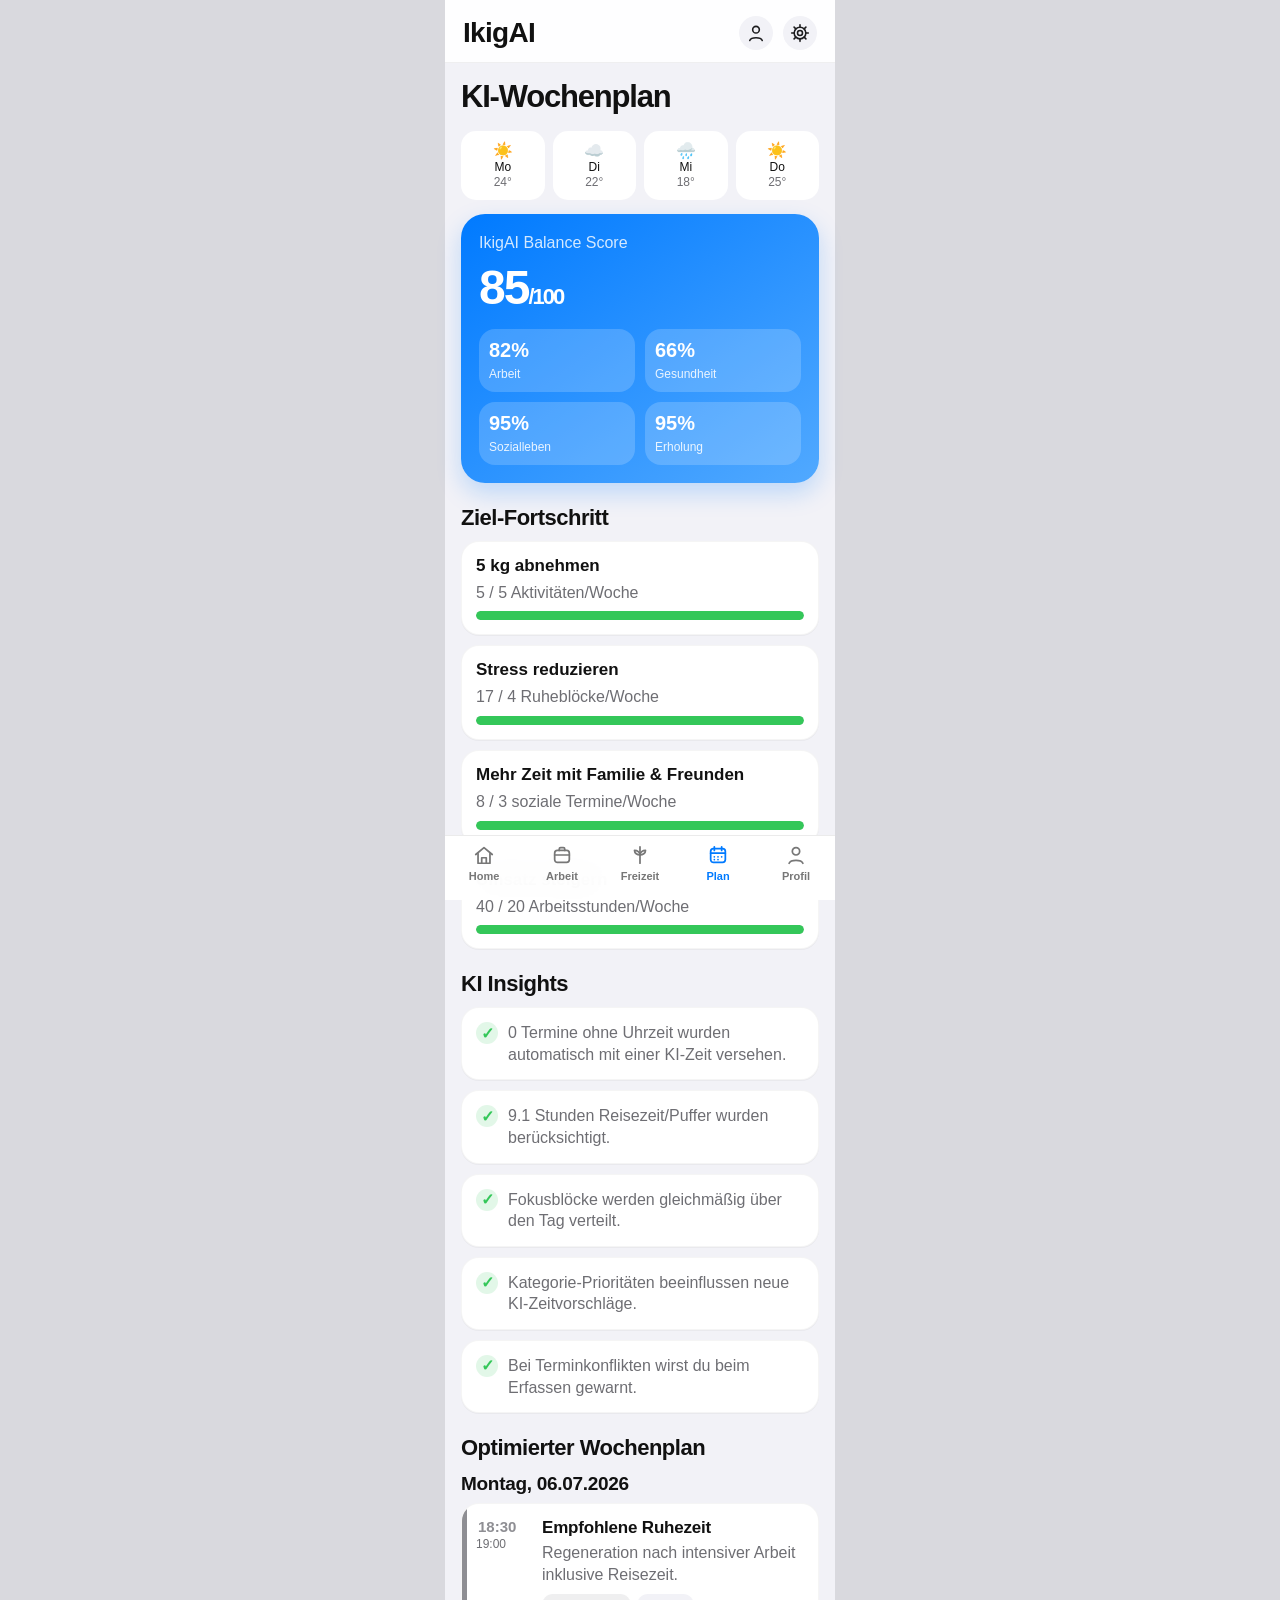
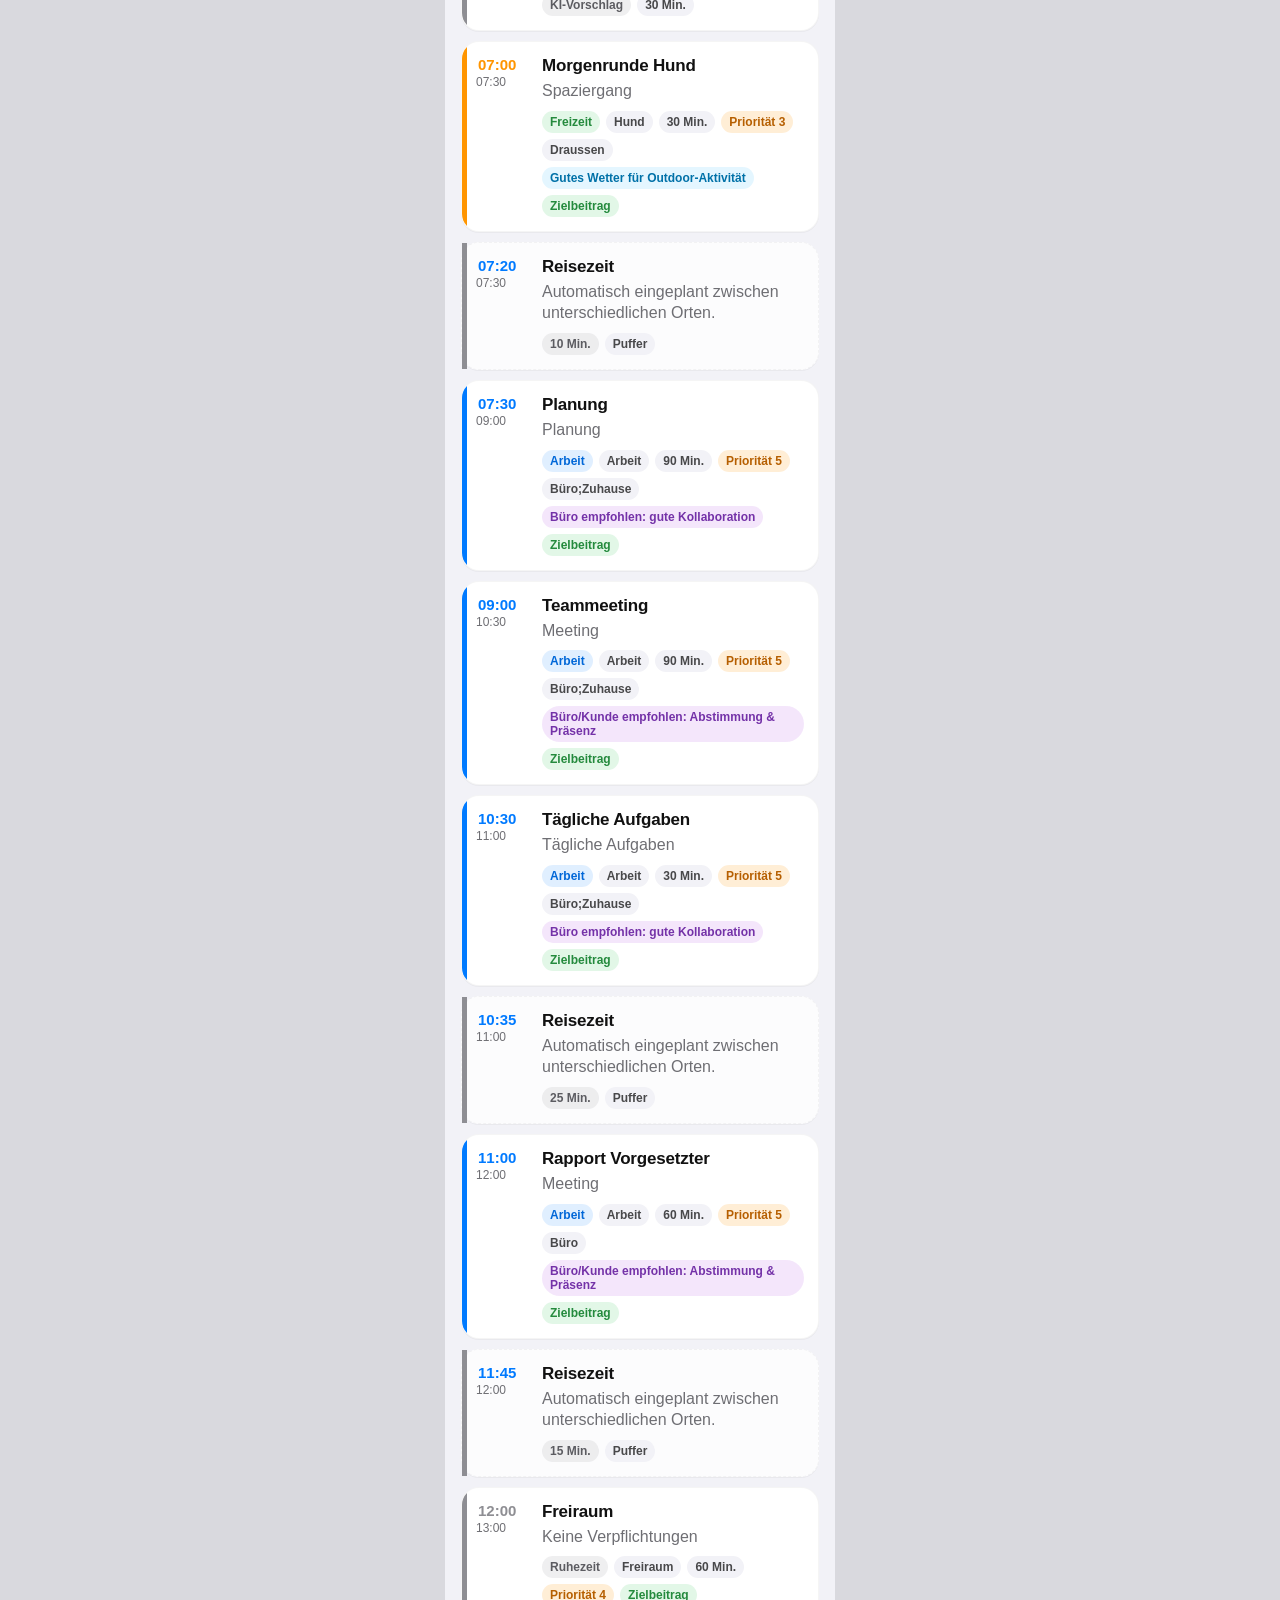
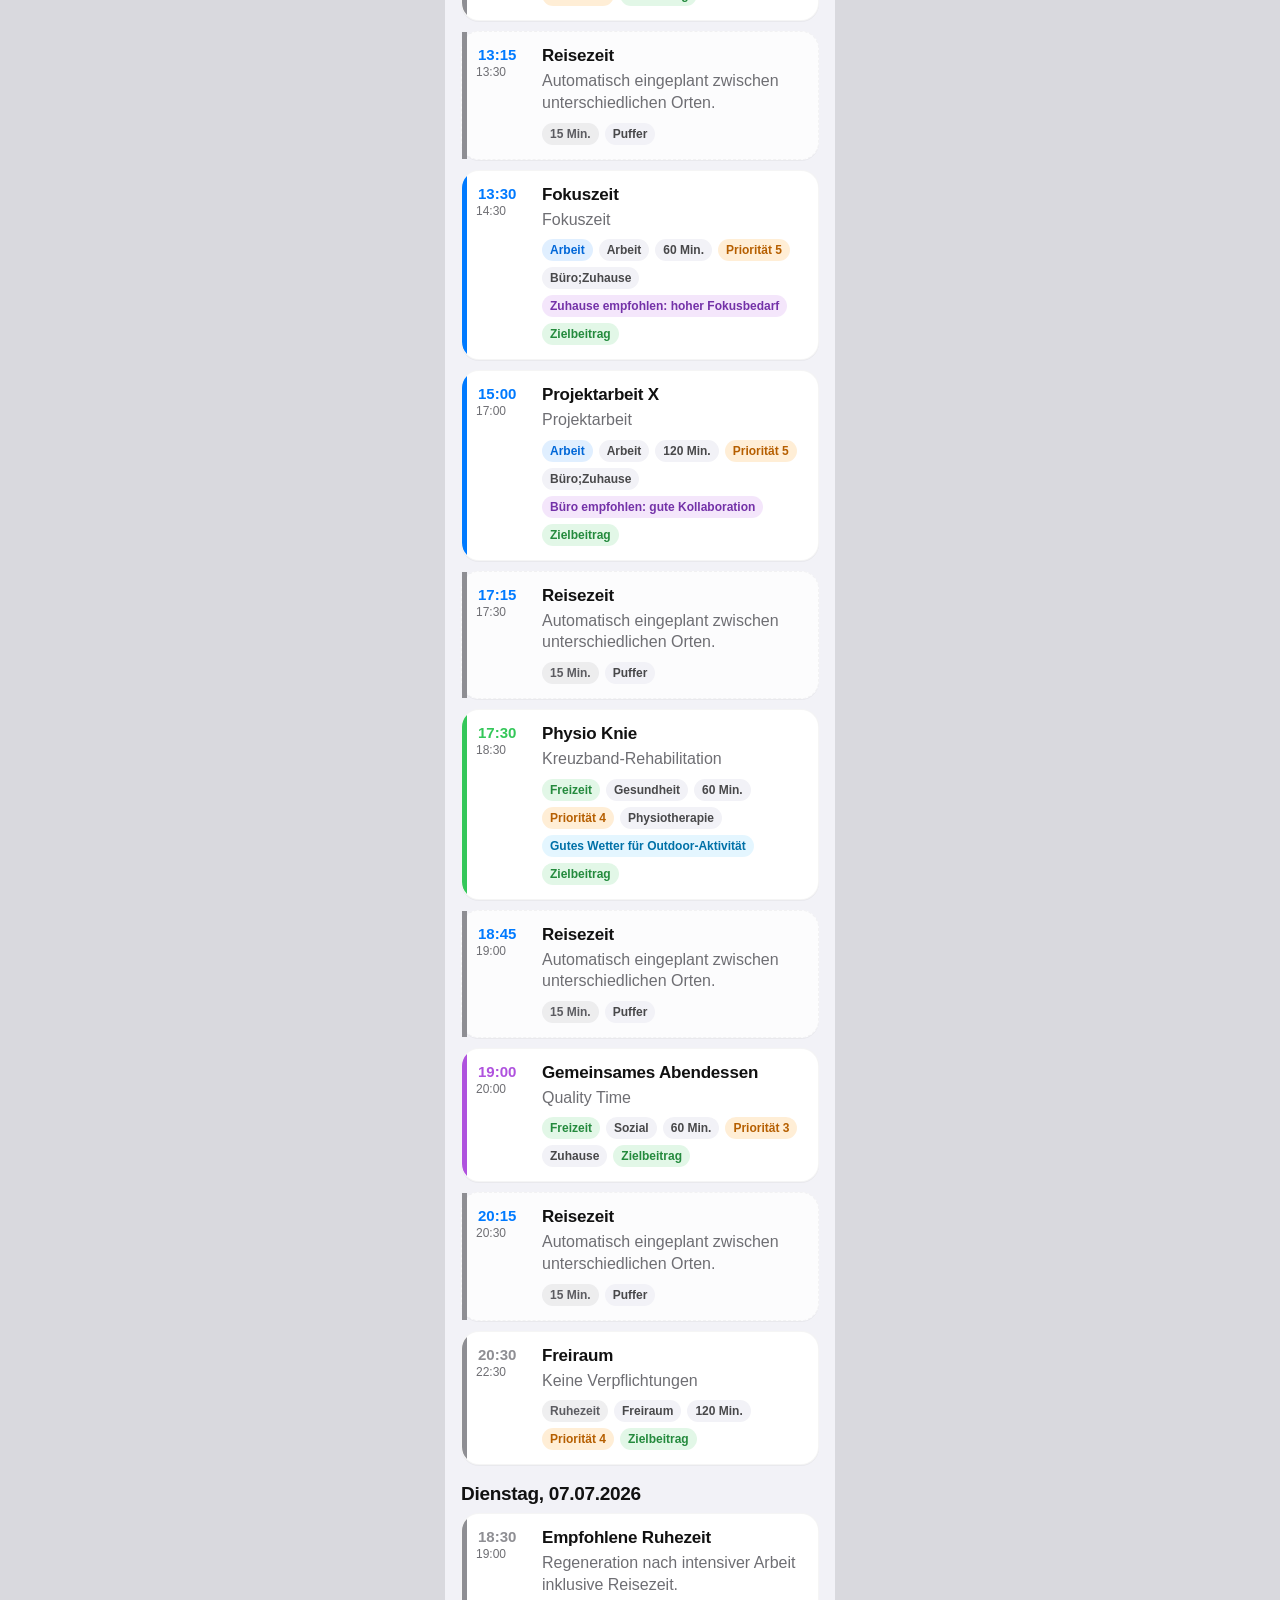
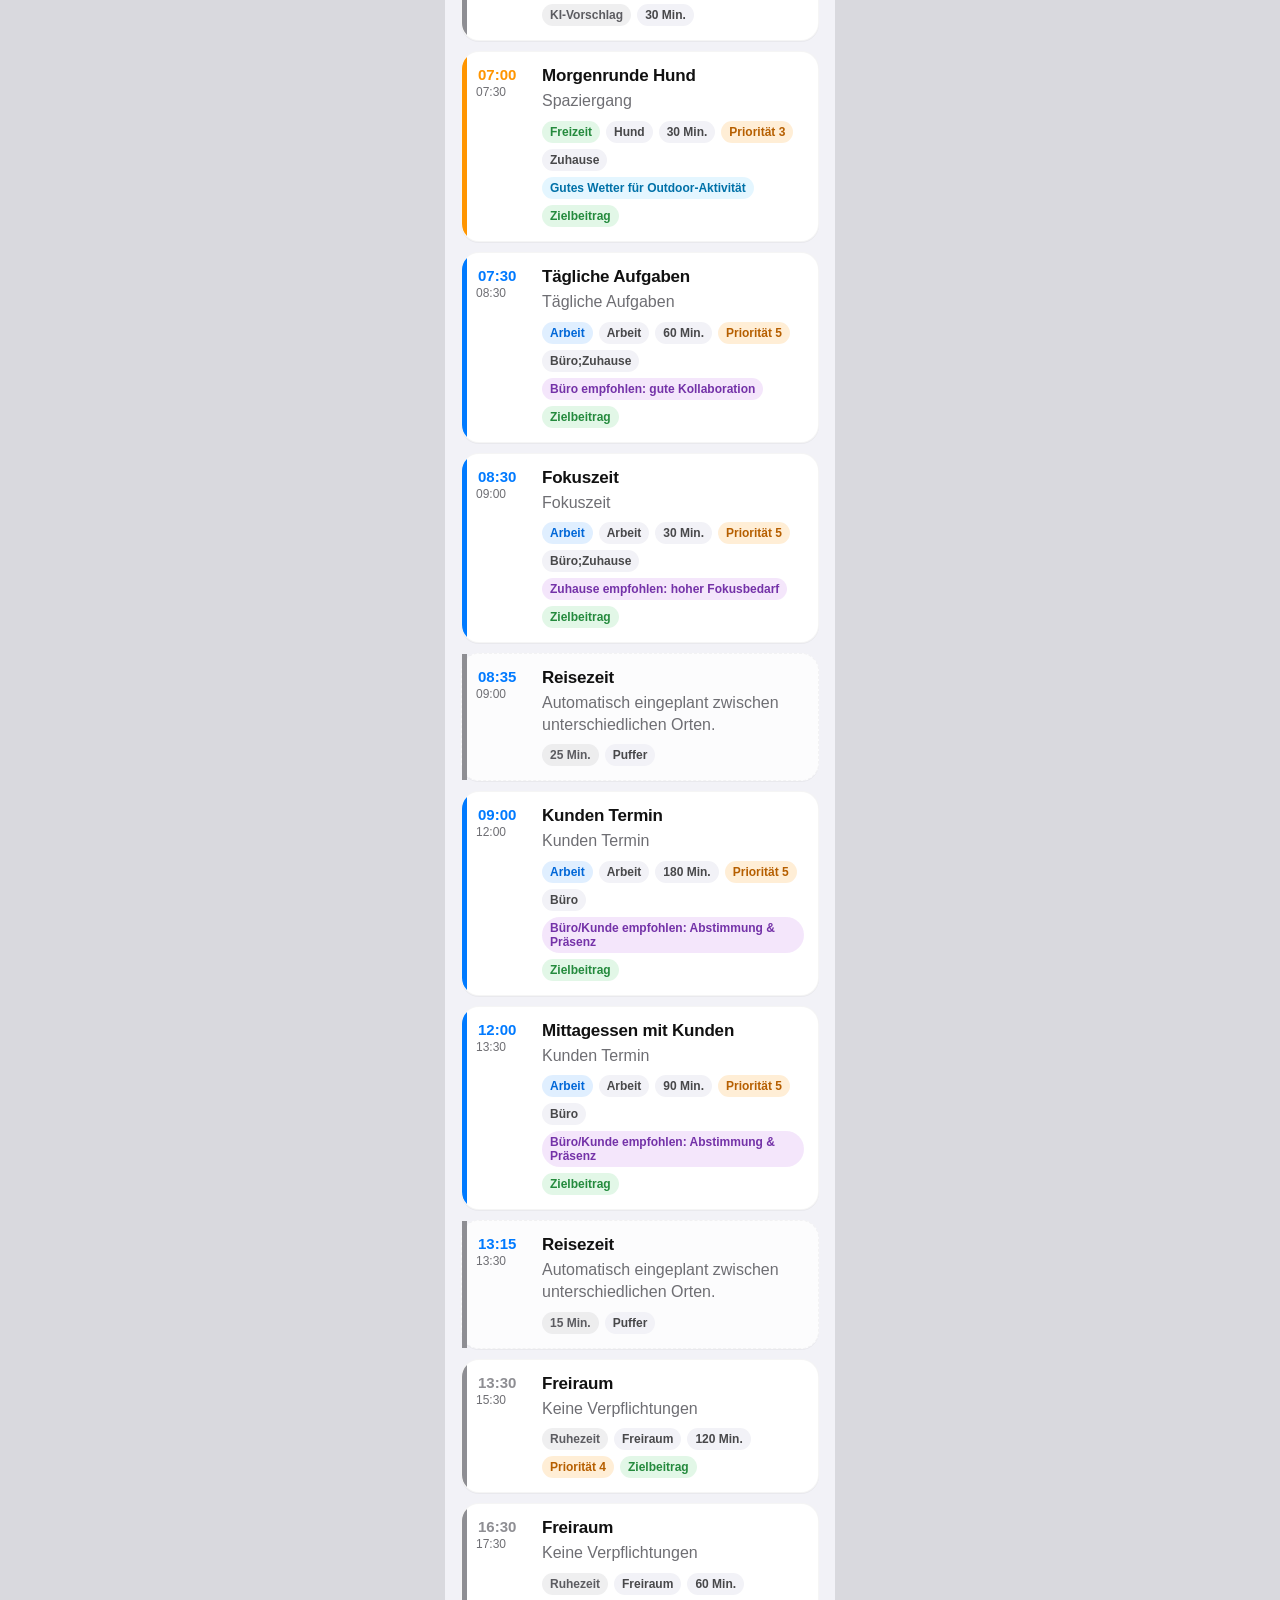
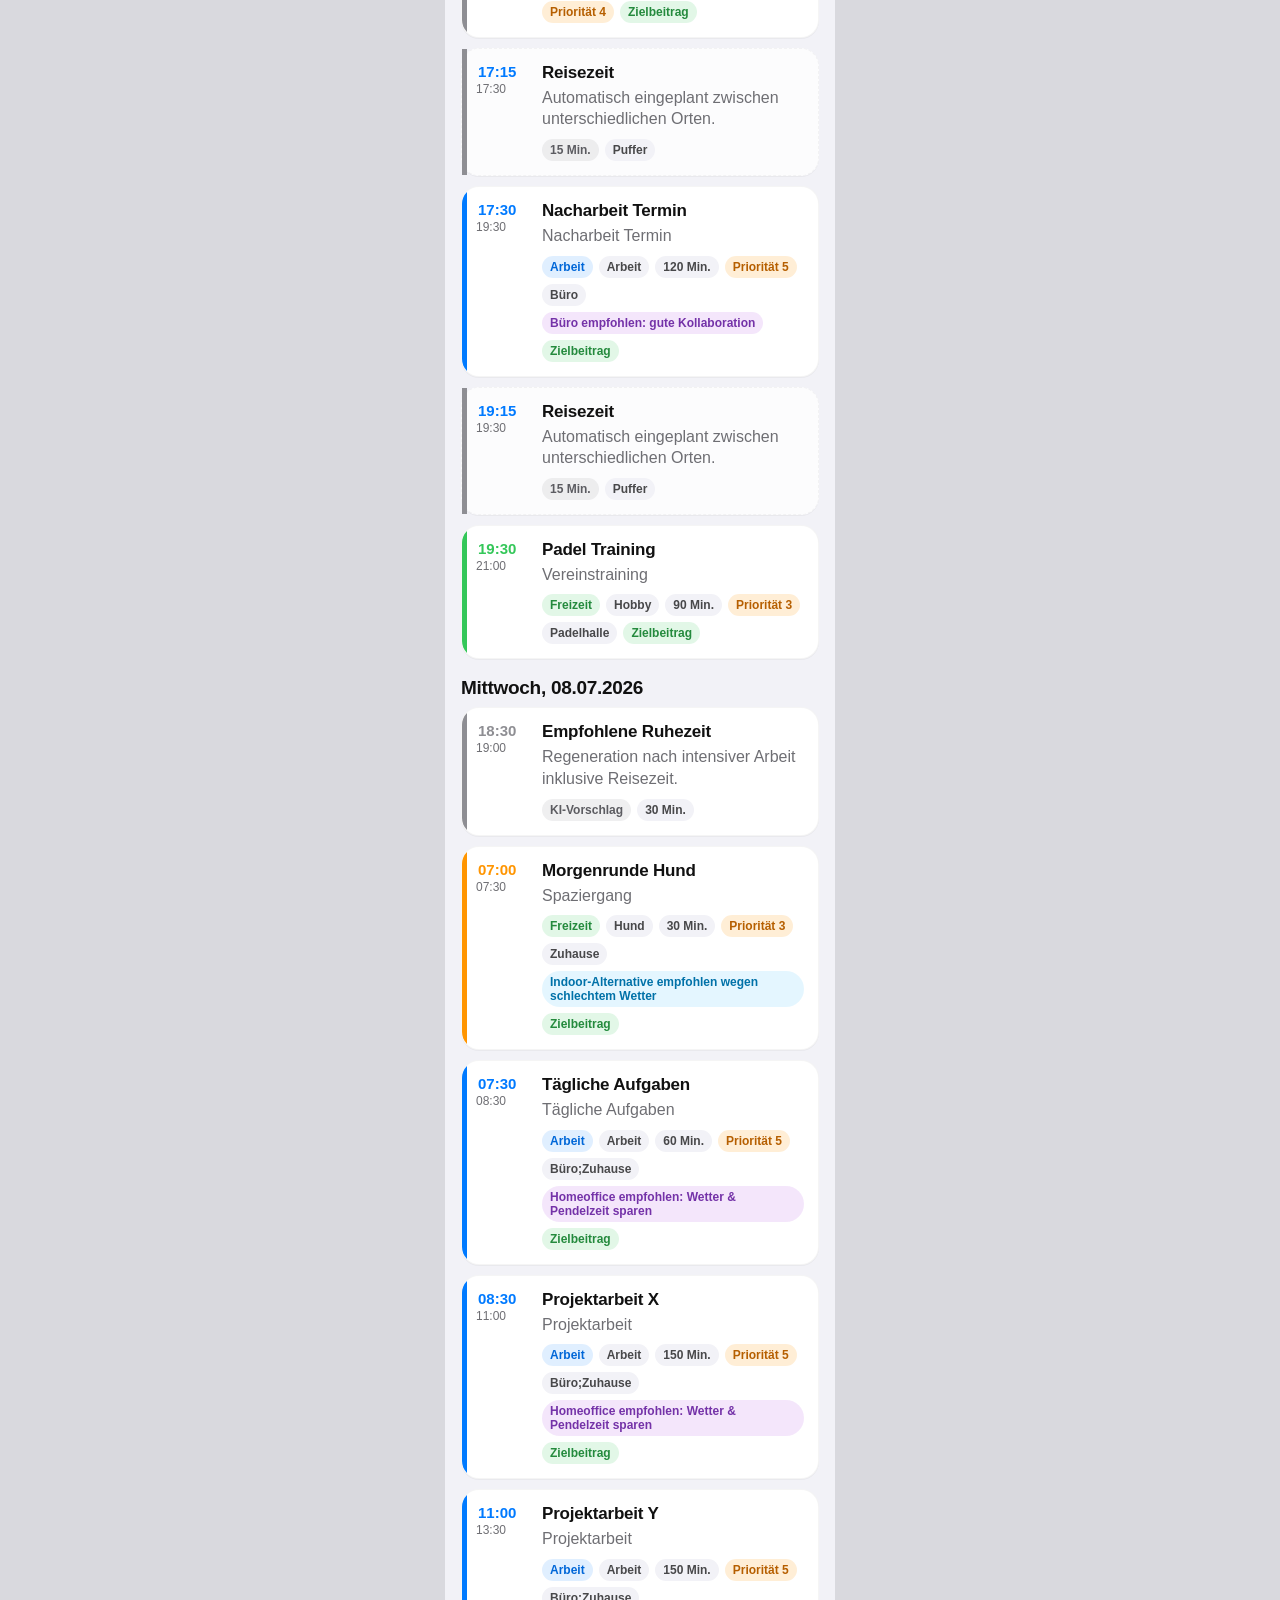
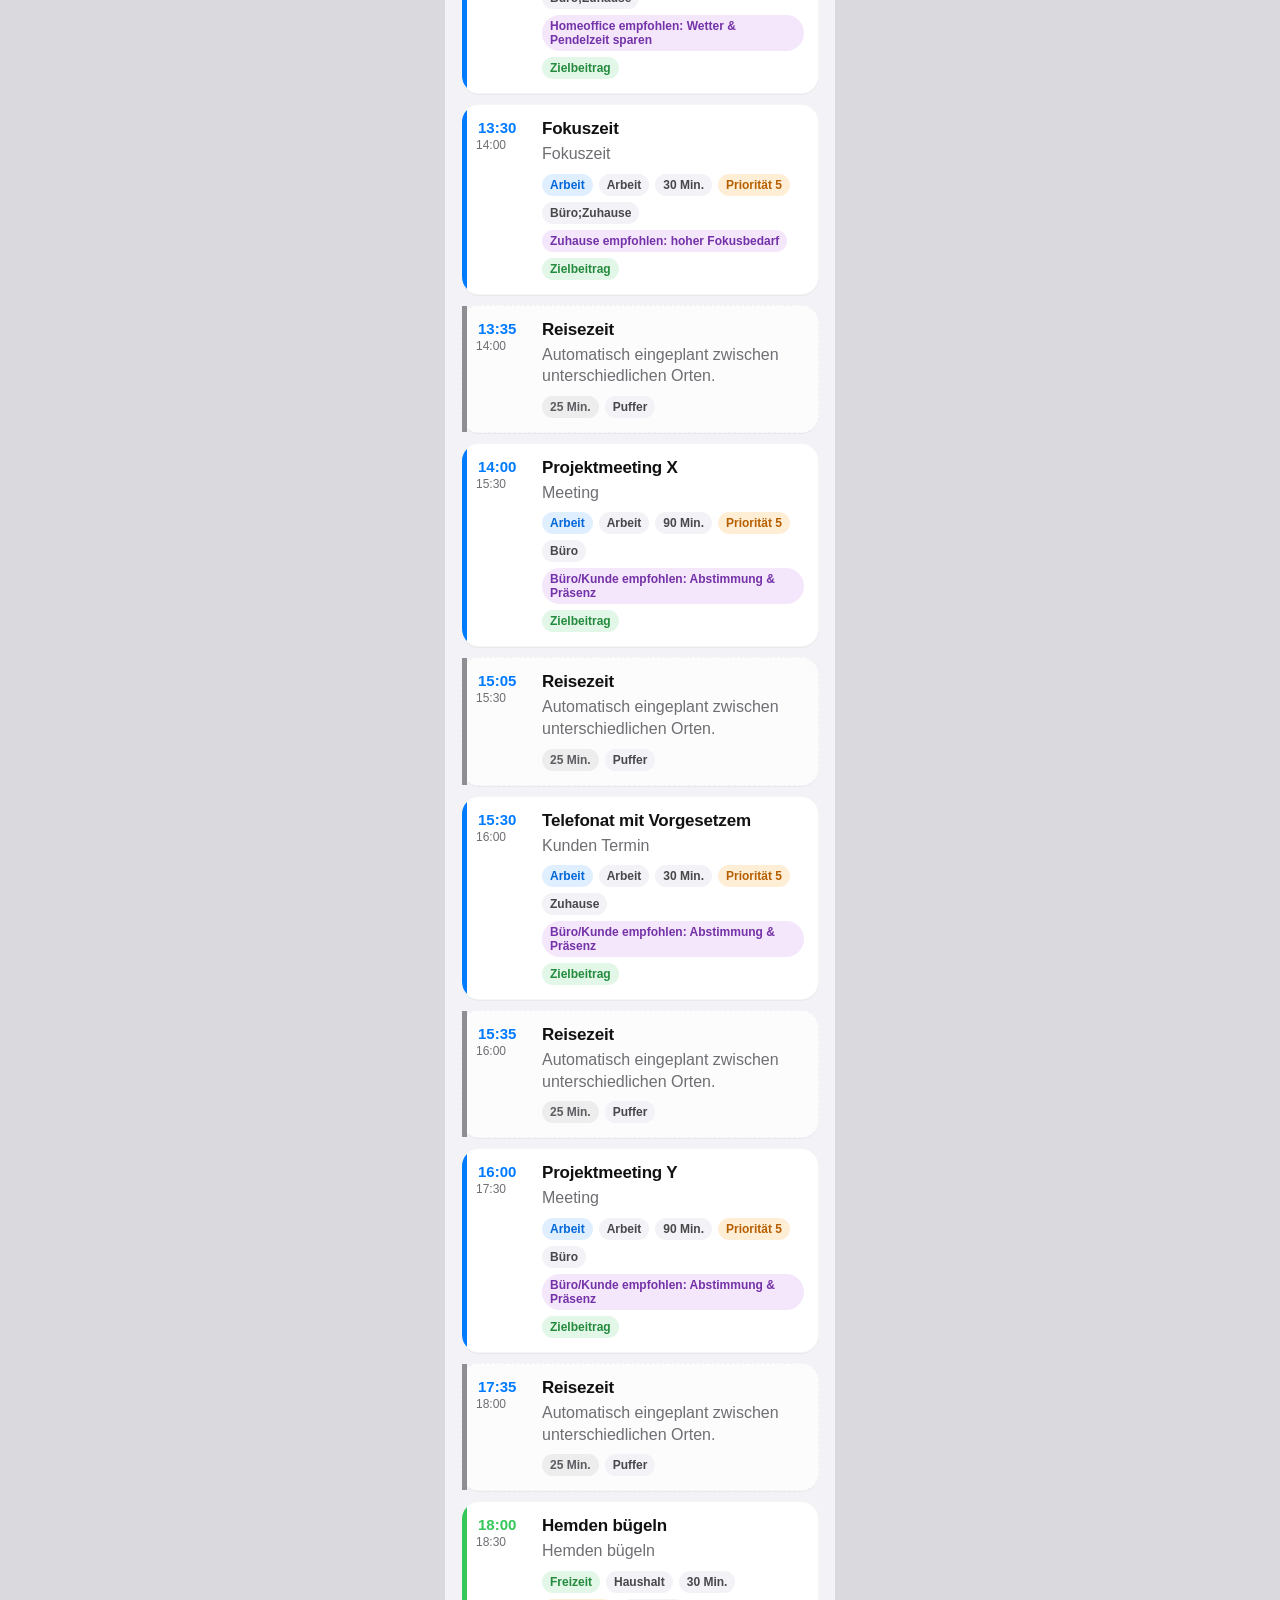
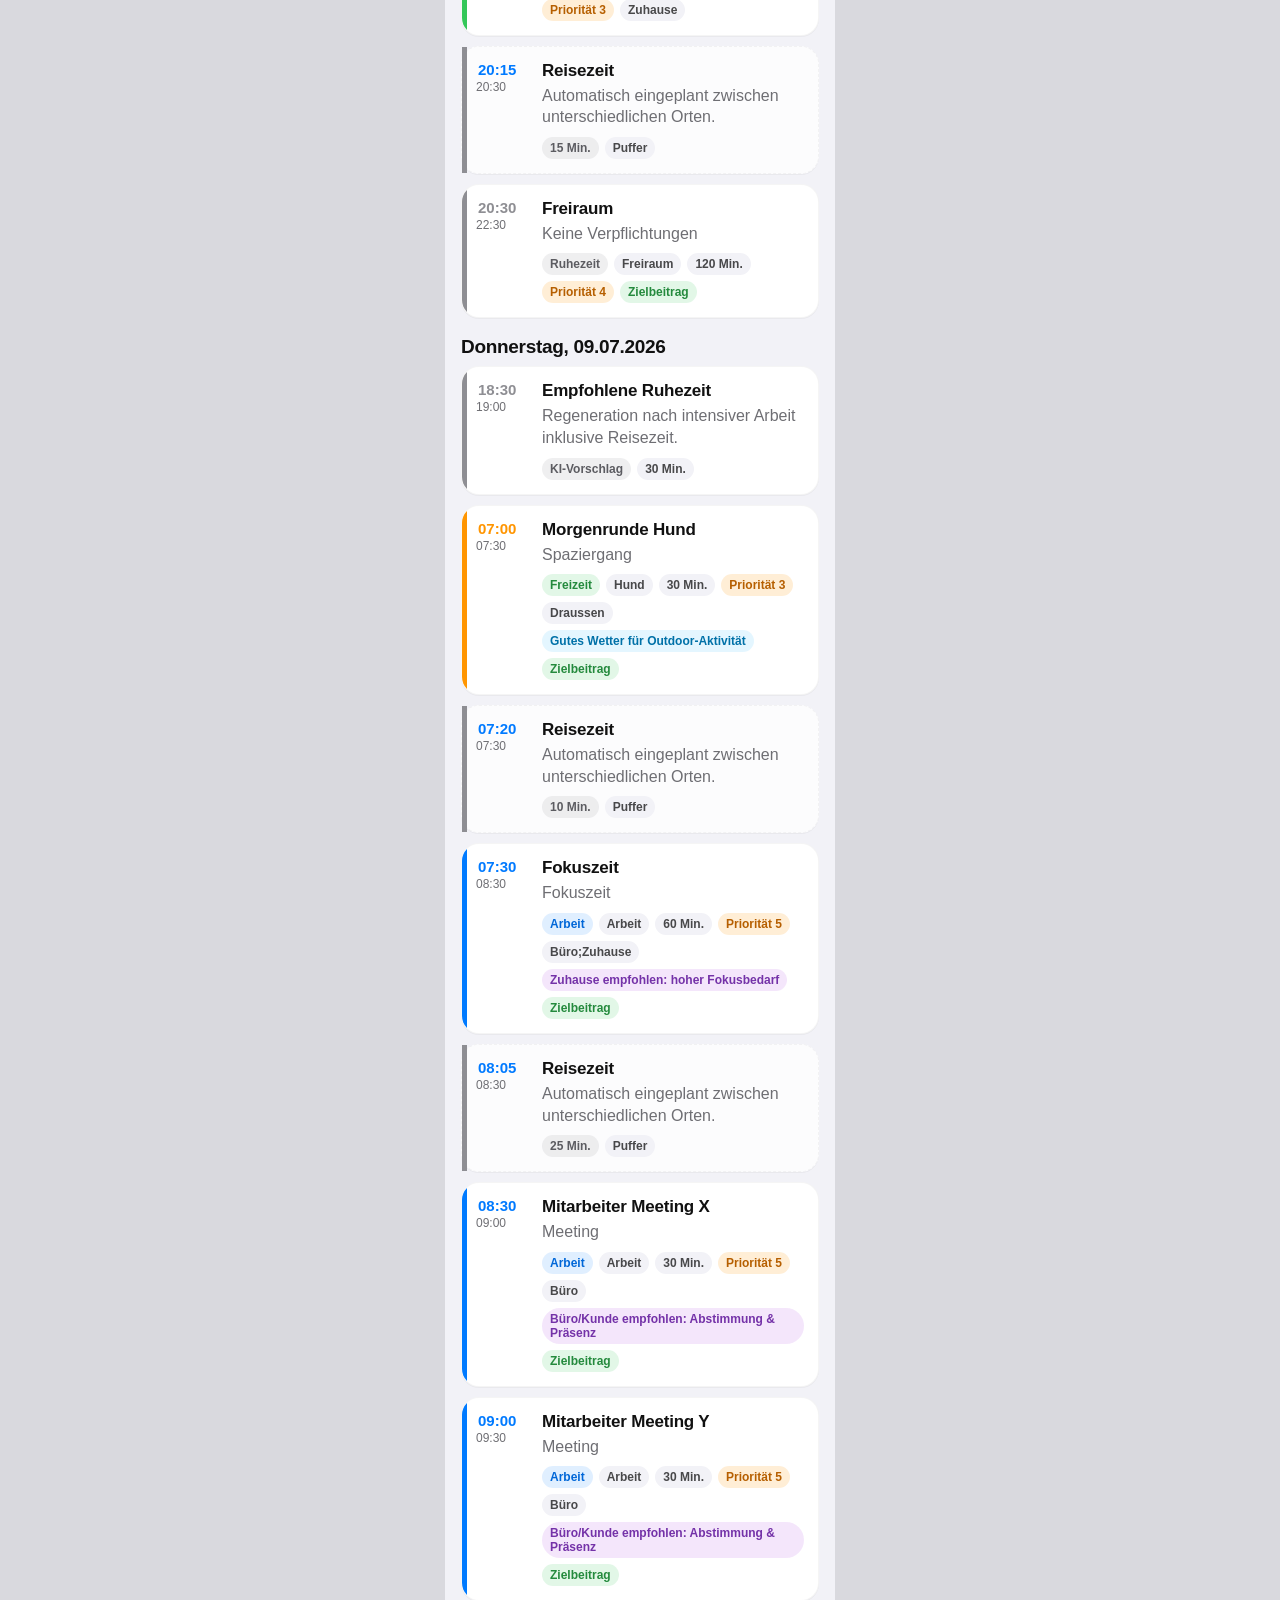
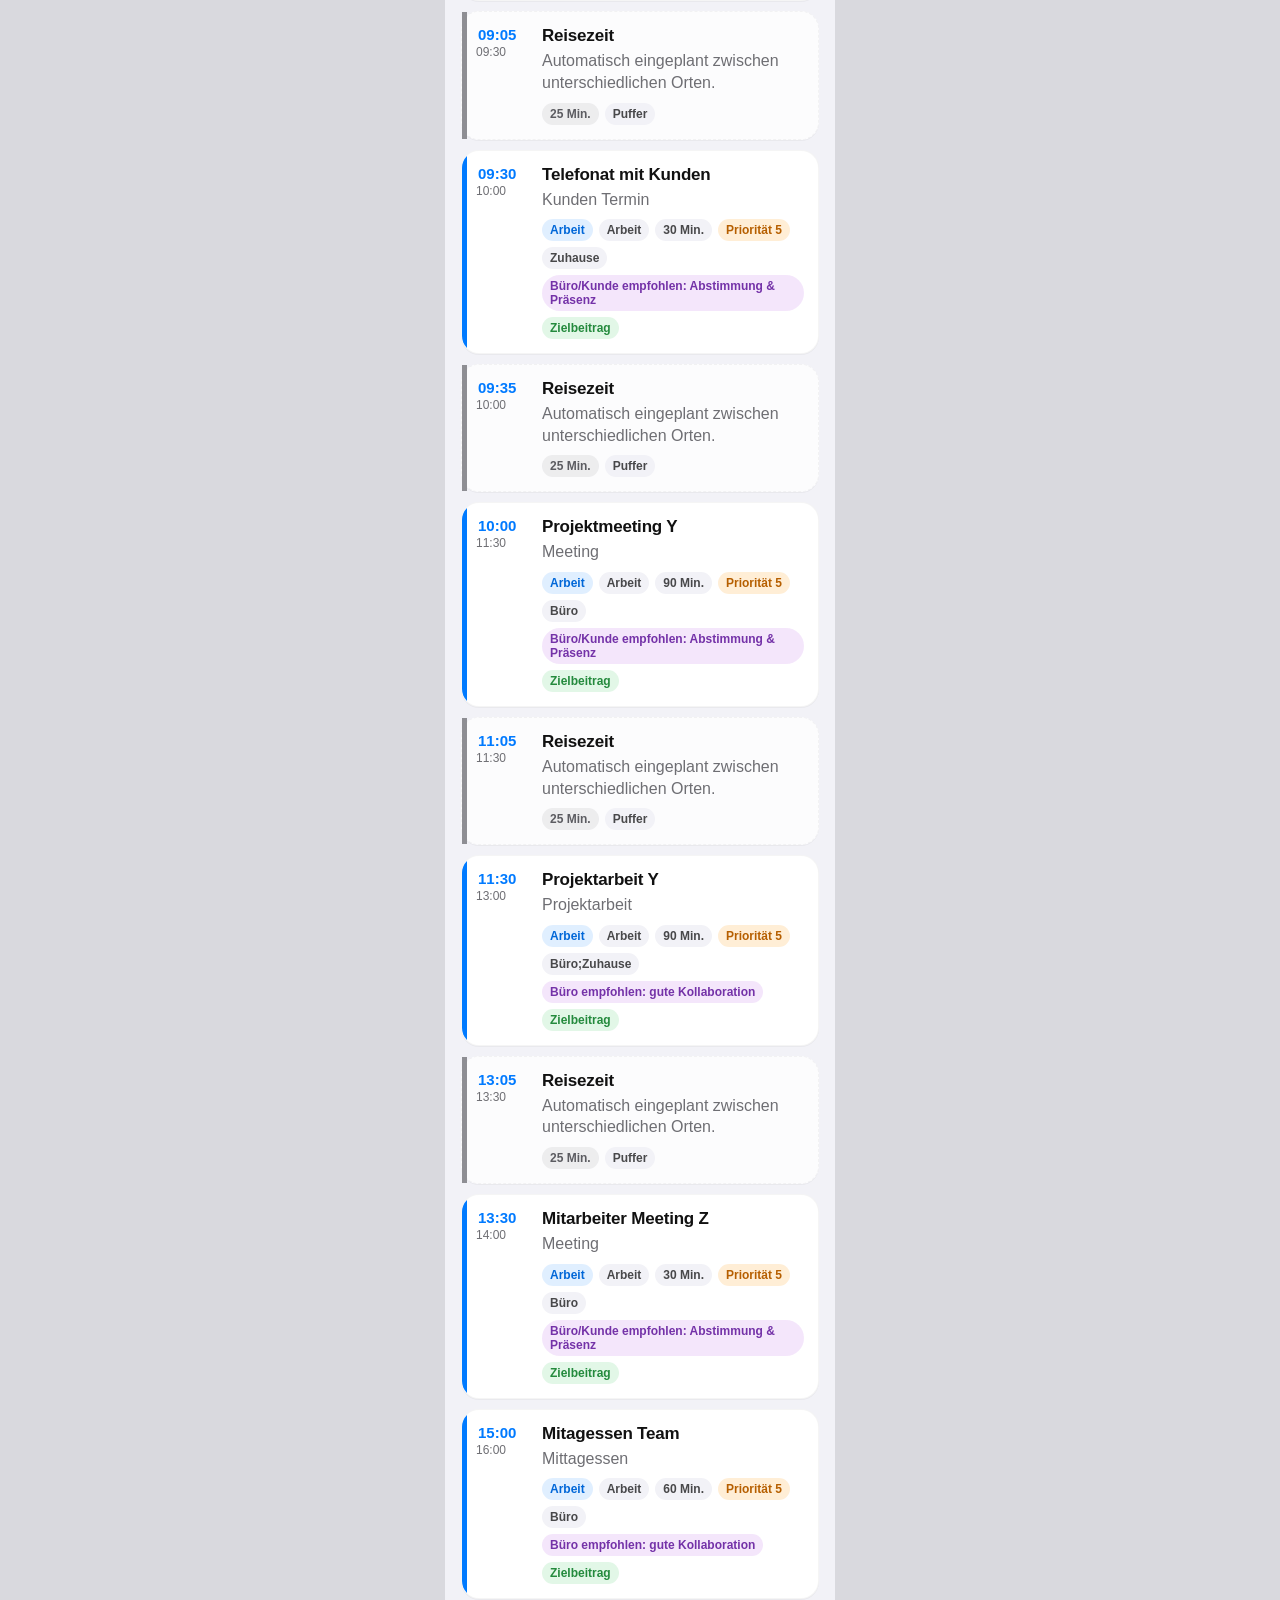
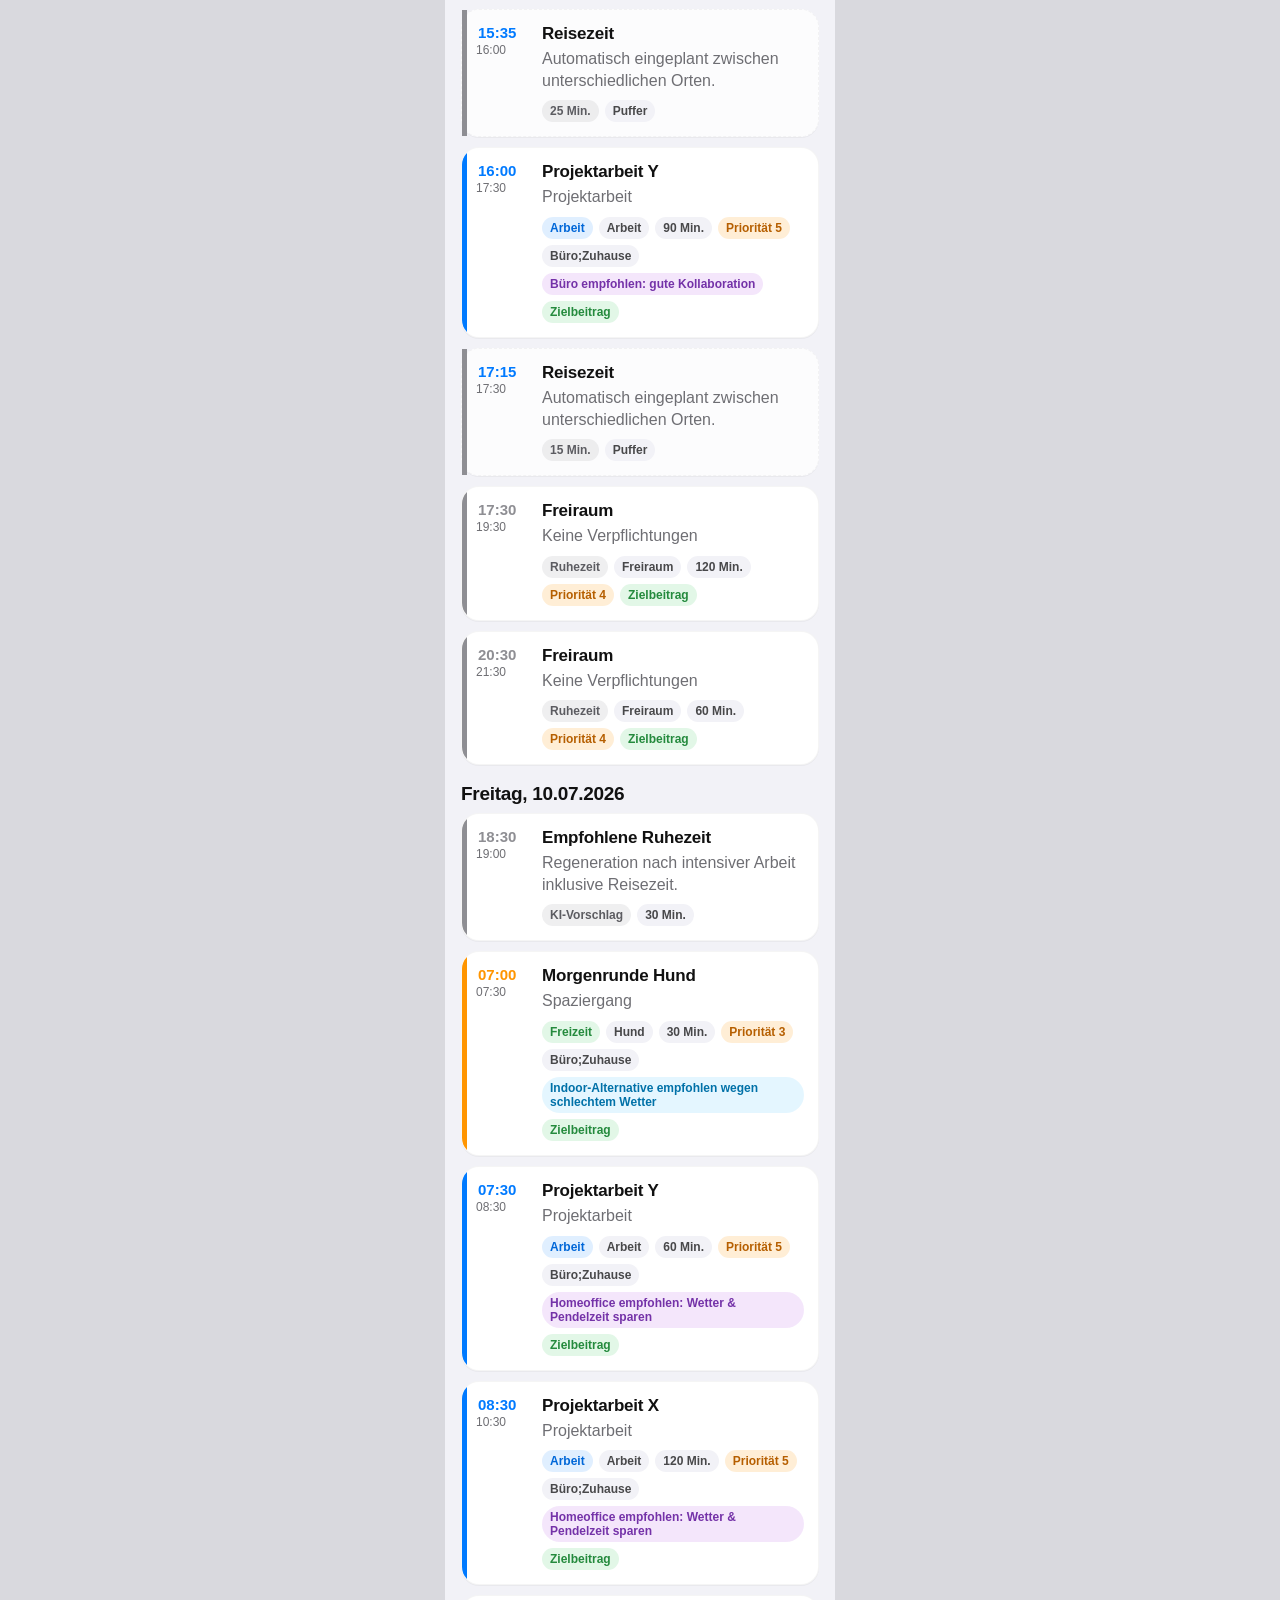
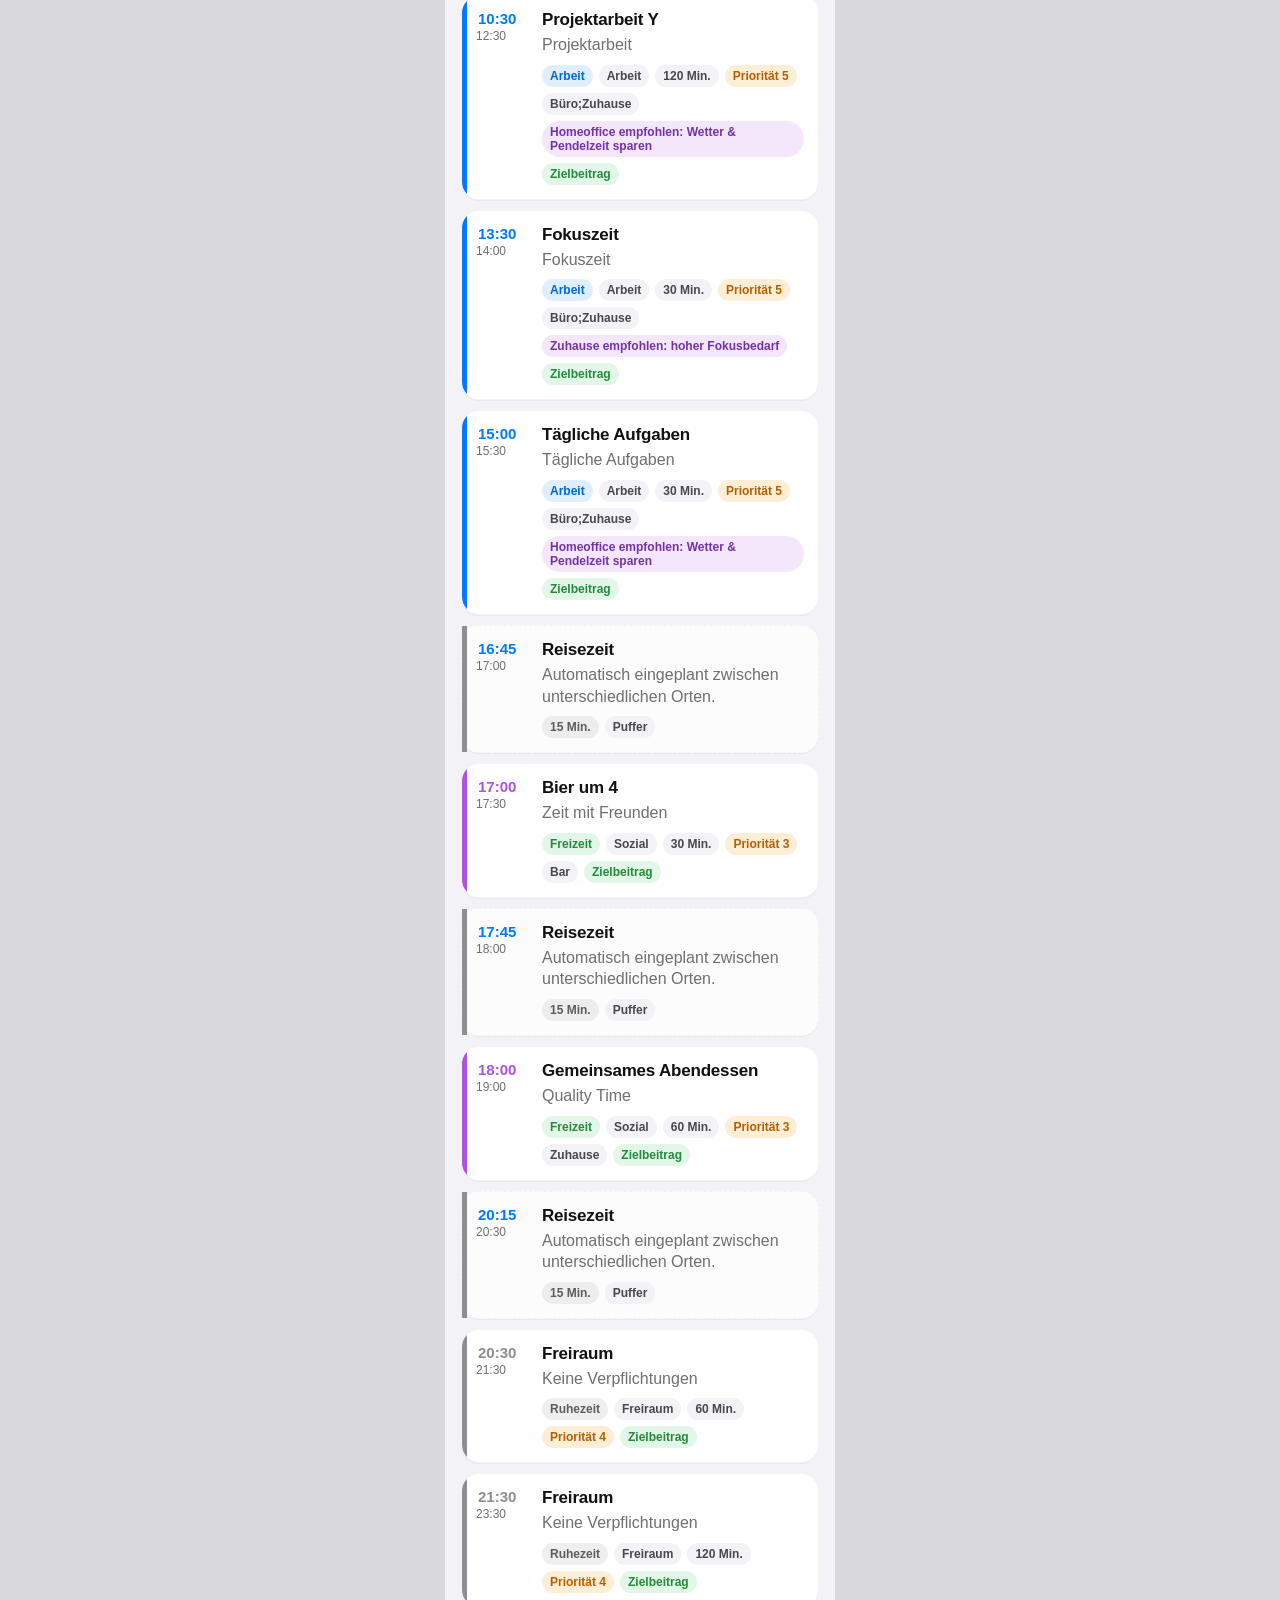
<file: wochenplan.html>
<!doctype html><html lang="de"><head><meta charset="utf-8"><meta name="viewport" content="width=device-width, initial-scale=1, viewport-fit=cover"><title>Wochenplan · IkigAI</title><link rel="stylesheet" href="css/style.css"></head><body><main class="app" id="app"><section class="page" id="content"></section></main><script src="js/app.js"></script><script>renderPlan();</script></body></html>
</file>
<file: css/style.css>
:root{--ios-blue:#007AFF;--ios-green:#34C759;--ios-gray:#8E8E93;--ios-bg:#F2F2F7;--ios-card:#fff;--ios-text:#111;--ios-sub:#6E6E73;--ios-line:#E5E5EA;--ios-orange:#FF9500;--ios-purple:#AF52DE;--ios-red:#FF3B30}
*{box-sizing:border-box}html,body{margin:0;min-height:100%;background:#d9d9de;font-family:-apple-system,BlinkMacSystemFont,"SF Pro Display","SF Pro Text",Inter,Arial,sans-serif;color:var(--ios-text)}body{display:flex;justify-content:center}.app{width:390px;max-width:100vw;min-height:100vh;background:var(--ios-bg);position:relative;padding-bottom:96px}.header{position:sticky;top:0;z-index:10;background:rgba(255,255,255,.92);backdrop-filter:blur(18px);-webkit-backdrop-filter:blur(18px);padding:16px 18px 12px;border-bottom:1px solid rgba(0,0,0,.06);display:flex;align-items:center;justify-content:space-between}.logo{font-size:28px;line-height:1;font-weight:800;letter-spacing:-.7px}.header-actions{display:flex;gap:10px}.icon-btn{width:34px;height:34px;border-radius:50%;background:#F2F2F7;display:grid;place-items:center;color:#1c1c1e;text-decoration:none}.icon-btn svg{width:20px;height:20px;stroke:currentColor;fill:none;stroke-width:1.9;stroke-linecap:round;stroke-linejoin:round}.page{padding:16px}.hero-date{font-size:15px;color:var(--ios-sub);font-weight:600;margin:2px 0 4px}h1{font-size:31px;letter-spacing:-1.2px;margin:0 0 16px}h2{font-size:22px;letter-spacing:-.5px;margin:22px 0 10px}h3{font-size:17px;margin:0 0 6px}p{margin:0;color:var(--ios-sub);line-height:1.35}.quick-actions{display:grid;grid-template-columns:repeat(3,1fr);gap:10px;margin:16px 0}.primary-tile{background:var(--ios-card);border-radius:18px;padding:12px 10px;text-decoration:none;color:var(--ios-text);box-shadow:0 1px 0 rgba(0,0,0,.03);border:1px solid rgba(0,0,0,.04)}.primary-tile span{display:block;font-size:24px;margin-bottom:6px}.primary-tile b{font-size:13px}.card{background:var(--ios-card);border-radius:18px;padding:14px;margin-bottom:10px;box-shadow:0 1px 0 rgba(0,0,0,.04);border:1px solid rgba(0,0,0,.04)}.event-card{display:grid;grid-template-columns:54px 1fr;gap:12px;position:relative;overflow:hidden}.event-card:before{content:"";position:absolute;left:0;top:0;bottom:0;width:5px;background:var(--accent,var(--ios-blue))}.event-time{font-weight:700;font-size:15px;color:var(--accent,var(--ios-blue));padding-left:2px}.event-end{font-size:12px;color:var(--ios-sub);margin-top:2px}.event-title{font-size:17px;font-weight:700;letter-spacing:-.2px;margin-bottom:4px}.event-meta{display:flex;flex-wrap:wrap;gap:6px;margin-top:9px}.pill{display:inline-flex;align-items:center;border-radius:999px;padding:4px 8px;background:#F2F2F7;font-size:12px;color:#48484A;font-weight:600}.pill.work{background:rgba(0,122,255,.12);color:#0067D8}.pill.free{background:rgba(52,199,89,.14);color:#248A3D}.pill.rest{background:rgba(142,142,147,.14);color:#5c5c61}.pill.ai{background:rgba(255,149,0,.16);color:#B65F00}.pill.weather{background:rgba(90,200,250,.16);color:#0071A8}.pill.location{background:rgba(175,82,222,.14);color:#7432A8}.travel-card{display:grid;grid-template-columns:54px 1fr;gap:12px;position:relative;border-style:dashed;background:rgba(255,255,255,.72)}.travel-card:before{content:"";position:absolute;left:0;top:0;bottom:0;width:5px;background:#8E8E93}.notice{background:rgba(255,149,0,.12);border:1px solid rgba(255,149,0,.22);color:#7A3E00;border-radius:16px;padding:12px;margin-bottom:12px;font-size:13px;font-weight:600}.section-head{display:flex;align-items:end;justify-content:space-between;margin:20px 0 10px}.small-link{font-size:13px;color:var(--ios-blue);text-decoration:none;font-weight:700}.score-card{border-radius:24px;padding:18px;background:linear-gradient(145deg,#007AFF,#51A9FF);color:#fff;margin-bottom:14px;box-shadow:0 10px 24px rgba(0,122,255,.22)}.score-number{font-size:48px;font-weight:800;letter-spacing:-2px;margin:6px 0 2px}.score-grid{display:grid;grid-template-columns:1fr 1fr;gap:10px;margin-top:14px}.metric{background:rgba(255,255,255,.18);border-radius:16px;padding:10px}.metric b{display:block;font-size:20px;margin-bottom:2px}.metric span{font-size:12px;opacity:.88}.insight{display:flex;gap:10px;align-items:flex-start}.check{width:22px;height:22px;border-radius:50%;background:rgba(52,199,89,.14);color:var(--ios-green);display:grid;place-items:center;font-weight:800;flex:0 0 auto}.day-block{margin-bottom:18px}.day-title{font-size:19px;font-weight:800;letter-spacing:-.3px;margin:12px 0 8px}.weather-strip{display:grid;grid-template-columns:repeat(4,1fr);gap:8px;margin:10px 0 14px}.weather-mini{background:#fff;border-radius:15px;padding:10px 6px;text-align:center;font-size:12px}.weather-mini b{display:block;font-size:16px}.goal-card{display:grid;gap:8px}.progress{height:9px;background:#E5E5EA;border-radius:999px;overflow:hidden}.progress span{display:block;height:100%;background:var(--ios-green);border-radius:999px;width:var(--w)}.preference{display:grid;grid-template-columns:repeat(3,1fr);gap:8px}.pref-btn{border:0;border-radius:14px;background:#fff;padding:12px 6px;font-weight:700;color:#555}.pref-btn.active{background:var(--ios-blue);color:#fff}.nav{position:fixed;bottom:0;width:390px;max-width:100vw;z-index:20;background:rgba(255,255,255,.94);backdrop-filter:blur(18px);-webkit-backdrop-filter:blur(18px);display:grid;grid-template-columns:repeat(5,1fr);border-top:1px solid rgba(0,0,0,.08);padding:8px 0 18px}.nav a{font-size:11px;text-decoration:none;color:#777;text-align:center;font-weight:600}.nav svg{display:block;margin:0 auto 4px;width:22px;height:22px;stroke:currentColor;fill:none;stroke-width:1.9;stroke-linecap:round;stroke-linejoin:round}.nav a.active{color:var(--ios-blue)}.form-card input{width:100%;height:42px;border:1px solid var(--ios-line);border-radius:12px;padding:0 12px;margin:6px 0 10px;font-size:15px;background:#fff}.add-btn{width:100%;height:44px;border-radius:14px;border:0;background:var(--ios-blue);color:#fff;font-weight:800;font-size:15px}.list-row{display:flex;align-items:center;justify-content:space-between;border-top:1px solid var(--ios-line);padding:11px 0}.list-row:first-child{border-top:0}.status-btn{border:0;background:#F2F2F7;border-radius:999px;padding:7px 10px;font-weight:700;color:var(--ios-blue)}

.floating-add{
  position:fixed;right:calc(50% - 180px);bottom:88px;z-index:30;
  width:58px;height:58px;border-radius:50%;border:0;background:#007AFF;color:#fff;
  font-size:34px;line-height:1;font-weight:500;box-shadow:0 10px 24px rgba(0,122,255,.32)
}
.modal-overlay{
  position:fixed;inset:0;z-index:100;background:rgba(0,0,0,.28);
  display:flex;align-items:flex-end;justify-content:center
}
.bottom-sheet{
  width:390px;max-width:100vw;background:#fff;border-radius:26px 26px 0 0;
  padding:10px 18px 26px;box-shadow:0 -12px 40px rgba(0,0,0,.18)
}
.sheet-handle{width:42px;height:5px;border-radius:999px;background:#D1D1D6;margin:0 auto 14px}
.bottom-sheet label{display:block;font-size:13px;font-weight:700;color:#6E6E73;margin:10px 0 5px}
.bottom-sheet input,.bottom-sheet select{
  width:100%;height:44px;border:1px solid #E5E5EA;border-radius:13px;padding:0 12px;
  font-size:15px;background:#F9F9FB
}
.sheet-actions{display:grid;grid-template-columns:1fr 1fr;gap:10px;margin-top:16px}
.secondary-btn{height:44px;border-radius:14px;border:0;background:#F2F2F7;color:#111;font-weight:800;font-size:15px}
.sheet-note{font-size:12px;margin-top:10px}

.add-event-card{
  width:100%;display:flex;align-items:center;gap:12px;text-align:left;
  border:0;background:#007AFF;color:#fff;border-radius:20px;padding:14px;
  margin:10px 0 14px;box-shadow:0 8px 22px rgba(0,122,255,.22)
}
.add-event-card span{
  width:36px;height:36px;border-radius:50%;background:rgba(255,255,255,.22);
  display:grid;place-items:center;font-size:28px;line-height:1
}
.add-event-card b{display:block;font-size:17px;margin-bottom:2px}
.add-event-card p{color:rgba(255,255,255,.82);font-size:13px}
.floating-add{right:18px !important;bottom:96px !important}

.profile-form-card label{
  display:block;font-size:13px;font-weight:700;color:#6E6E73;margin:10px 0 5px
}
.profile-form-card input,.profile-form-card select,.profile-form-card textarea{
  width:100%;border:1px solid #E5E5EA;border-radius:13px;padding:0 12px;
  font-size:15px;background:#F9F9FB;margin-top:5px;font-family:inherit;color:#111
}
.profile-form-card input,.profile-form-card select{height:44px}
.profile-form-card textarea{min-height:72px;padding-top:10px;resize:vertical}
.form-grid{display:grid;grid-template-columns:1fr 1fr;gap:2px 10px}
.form-grid .full{grid-column:1 / -1}
.workdays{margin:14px 0}
.workdays p{font-size:13px;font-weight:700;color:#6E6E73;margin-bottom:8px}
.workday-grid{display:grid;grid-template-columns:repeat(7,1fr);gap:6px}
.workday-toggle{height:36px;border-radius:12px;border:0;background:#F2F2F7;color:#555;font-weight:800}
.workday-toggle.active{background:#007AFF;color:#fff}
.saved-note{height:18px;text-align:center;font-size:13px;color:#34C759;font-weight:700;margin-top:8px}

.priority-card p{font-size:13px;margin-bottom:8px}
.priority-row{border-top:1px solid #E5E5EA;padding:12px 0}
.priority-row:first-of-type{border-top:0}
.priority-row div{display:flex;justify-content:space-between;align-items:center;margin-bottom:8px}
.priority-row b{font-size:15px}
.priority-row span{font-size:12px;color:#6E6E73;font-weight:700}
.priority-row input[type=range]{width:100%;accent-color:#007AFF}
.conflict-box{margin-top:12px;border-radius:16px;background:rgba(255,59,48,.10);border:1px solid rgba(255,59,48,.22);padding:12px;color:#7A1F1A}
.conflict-box p{color:#7A1F1A;font-size:13px;margin-top:4px}
.conflict-actions{display:grid;grid-template-columns:1fr 1fr;gap:8px;margin-top:10px}
.danger-btn{height:44px;border-radius:14px;border:0;background:#FF3B30;color:#fff;font-weight:800;font-size:15px}
</file>
